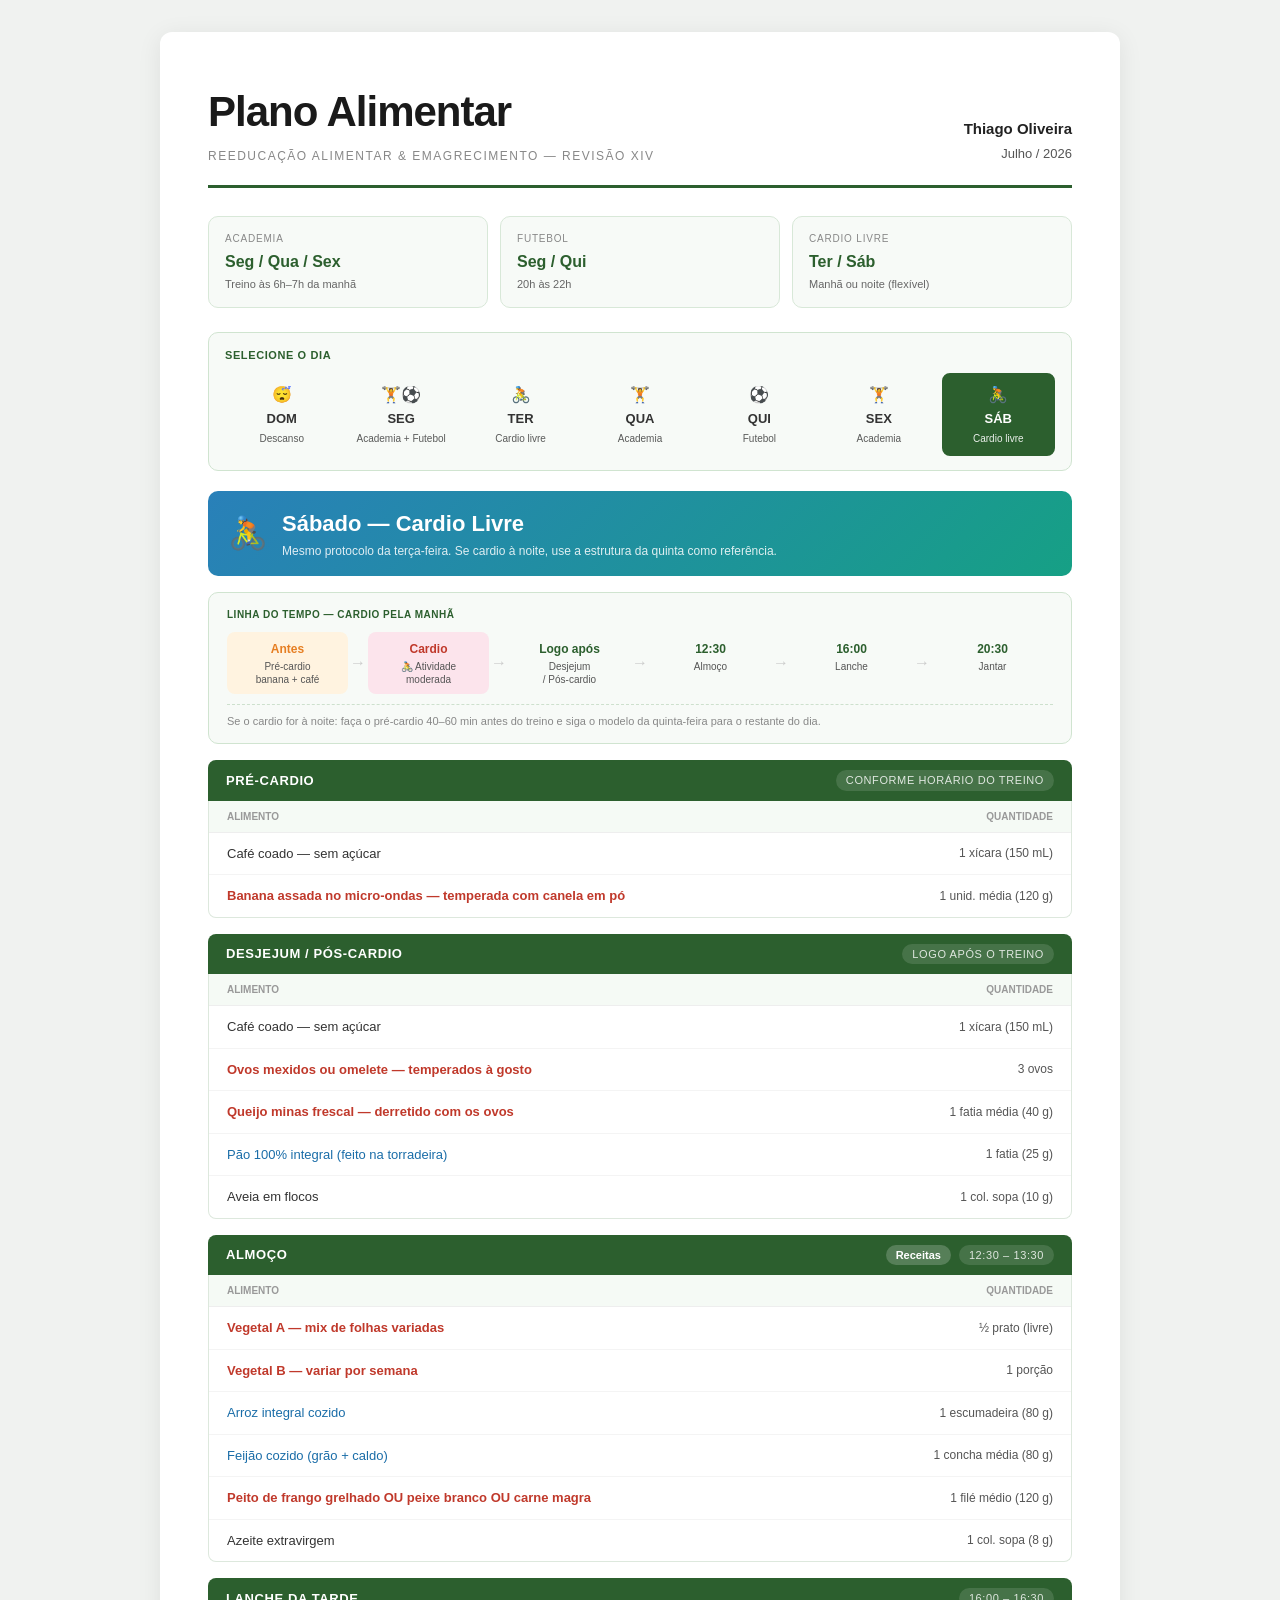
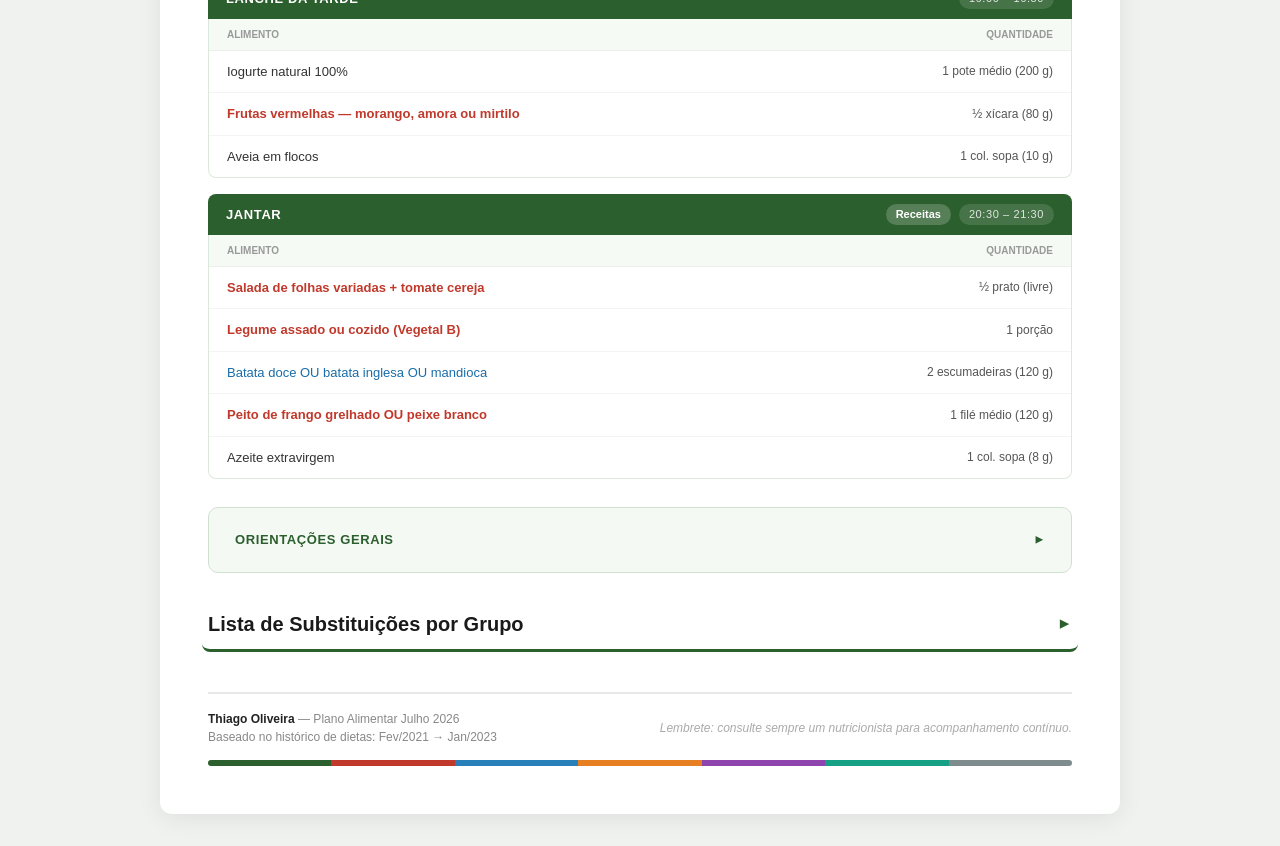
<file: index.html>
<!DOCTYPE html>
<html lang="pt-BR">
<head>
    <meta charset="UTF-8">
    <meta name="viewport" content="width=device-width, initial-scale=1.0">
    <title>Plano Alimentar – Thiago Oliveira – Julho 2026</title>
    <link rel="stylesheet" href="css/shared.css">
    <link rel="stylesheet" href="css/index.css">
    <link rel="stylesheet" href="components/meal-section/meal-section.css">
    <link rel="stylesheet" href="components/meal-planner/meal-planner.css">
    <link rel="stylesheet" href="components/collapsible-panel/collapsible-panel.css">
    <link rel="stylesheet" href="components/substitution-grid/substitution-grid.css">
</head>
<body>
<div class="page">

    <div class="header">
        <div>
            <h1>Plano Alimentar</h1>
            <p class="sub">Reeducação Alimentar &amp; Emagrecimento — Revisão XIV</p>
        </div>
        <div class="header-right">
            <strong>Thiago Oliveira</strong><br>
            Julho / 2026
        </div>
    </div>

    <meal-planner></meal-planner>

    <collapsible-panel class="obs" title="Orientações Gerais" source="guidelines" collapsed></collapsible-panel>

    <collapsible-panel class="subs" variant="subs" title="Lista de Substituições por Grupo" collapsed>
        <substitution-grid></substitution-grid>
    </collapsible-panel>

    <div class="footer">
        <div>
            <strong>Thiago Oliveira</strong> — Plano Alimentar Julho 2026<br>
            Baseado no histórico de dietas: Fev/2021 → Jan/2023
        </div>
        <div class="footer-note">
            <em>Lembrete: consulte sempre um nutricionista para acompanhamento contínuo.</em>
        </div>
    </div>

    <div class="color-bar">
        <span></span><span></span><span></span><span></span><span></span><span></span><span></span>
    </div>

</div>

<script src="data/meal-plan-jul2026.js"></script>
<script src="components/meal-section/meal-section.js"></script>
<script src="components/meal-planner/meal-planner.js"></script>
<script src="components/substitution-grid/substitution-grid.js"></script>
<script src="components/collapsible-panel/collapsible-panel.js"></script>
</body>
</html>
</file>
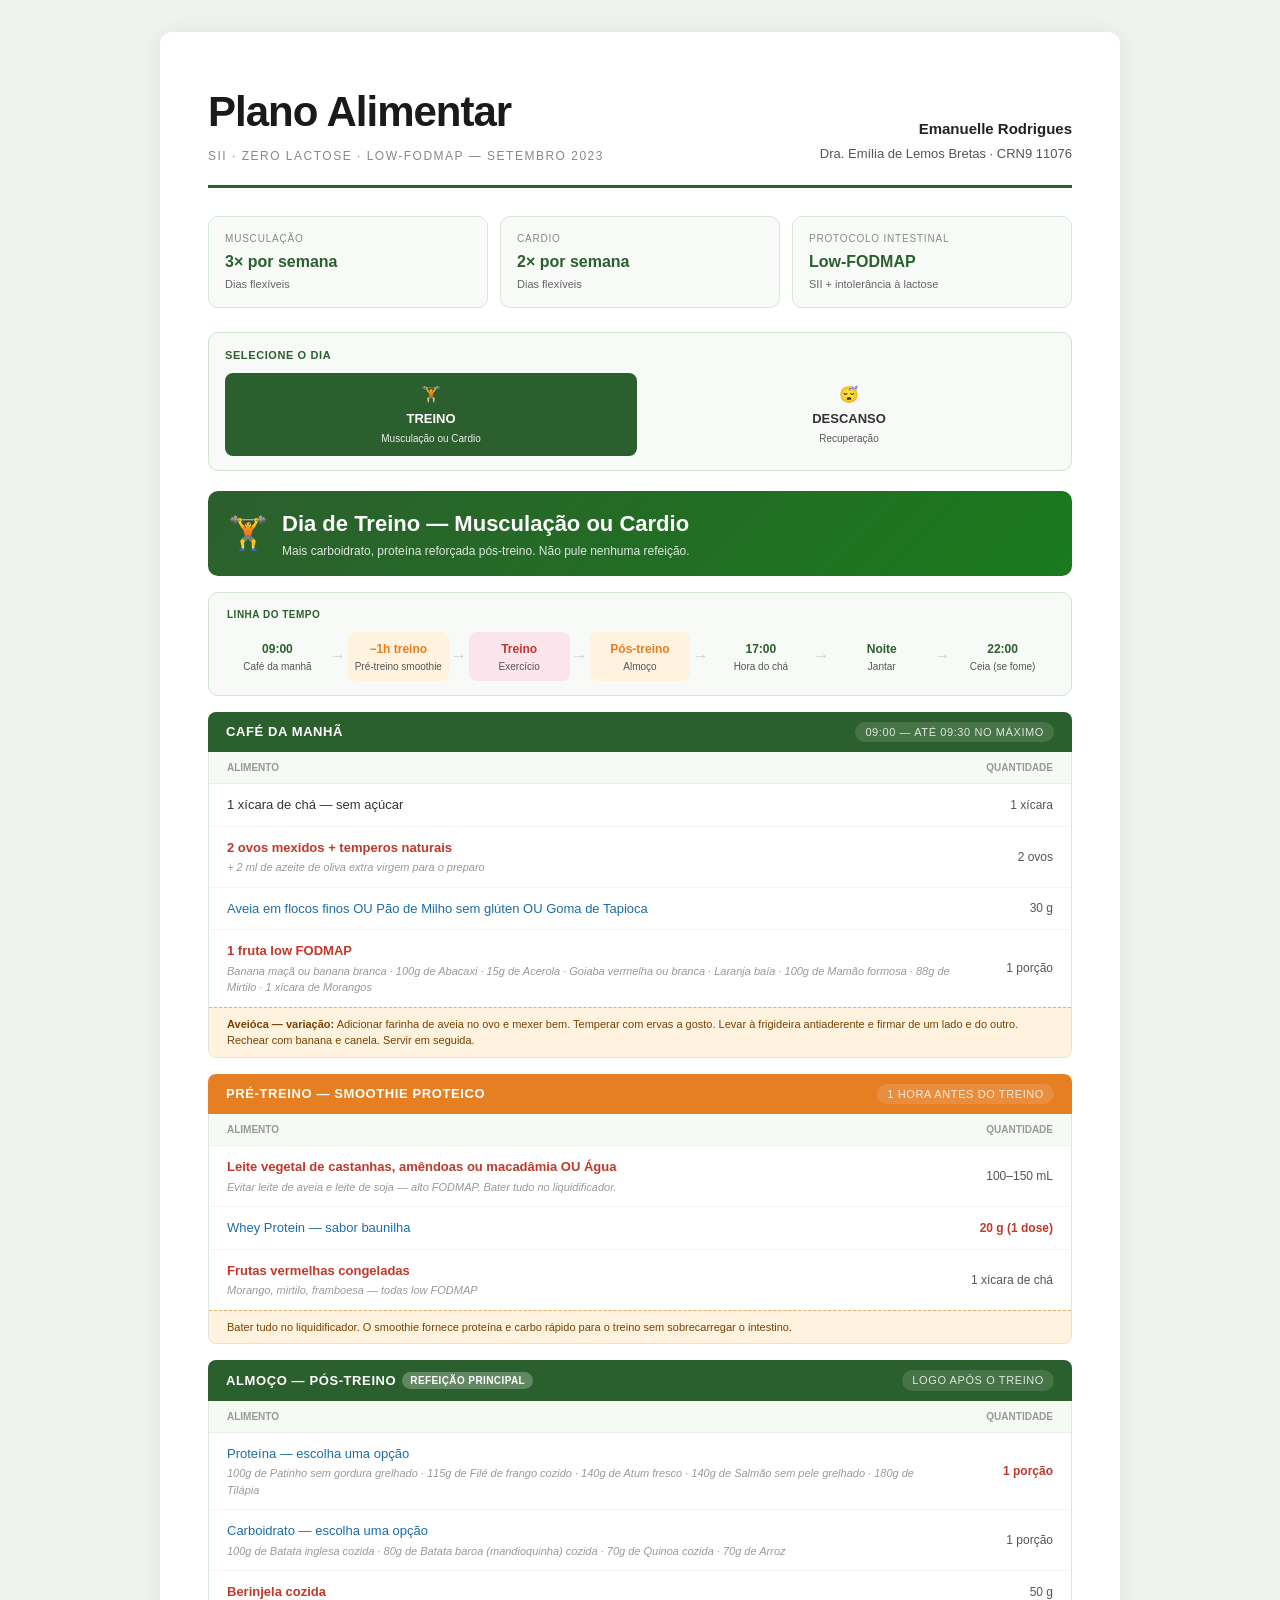
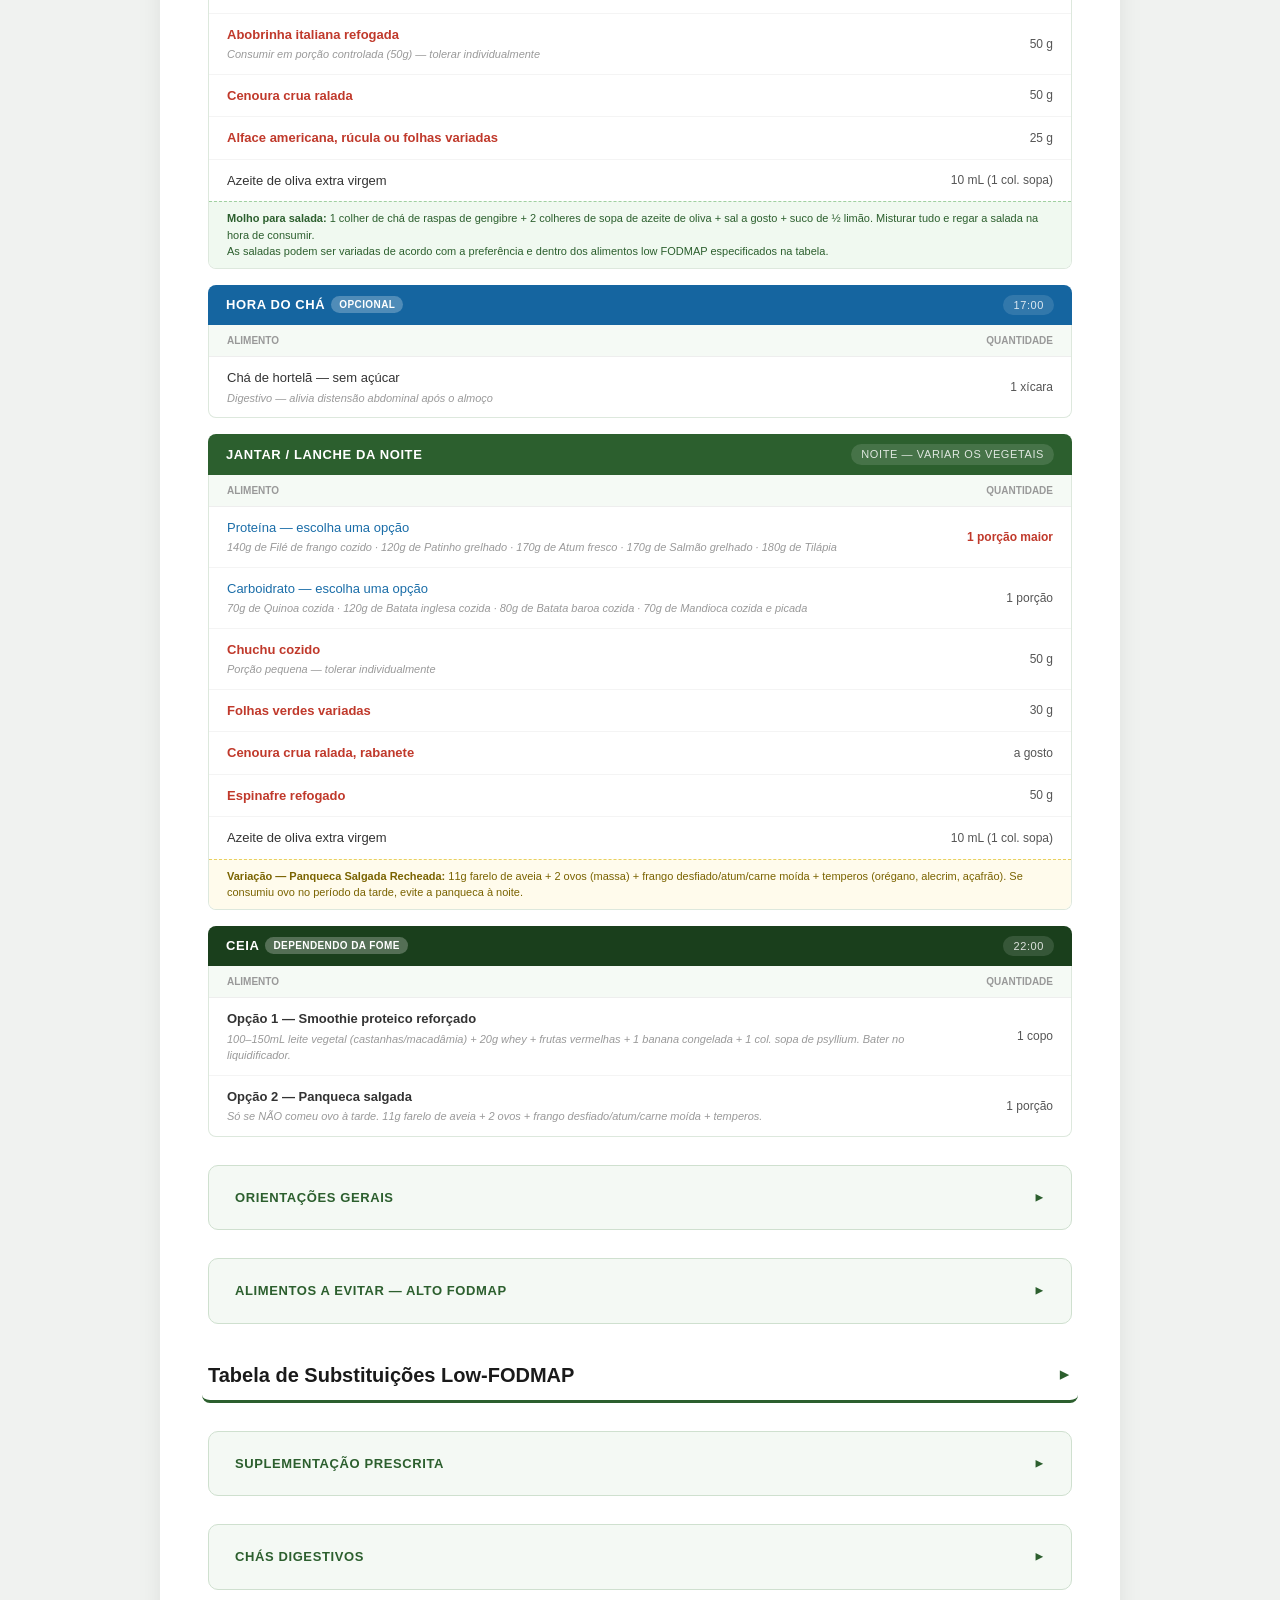
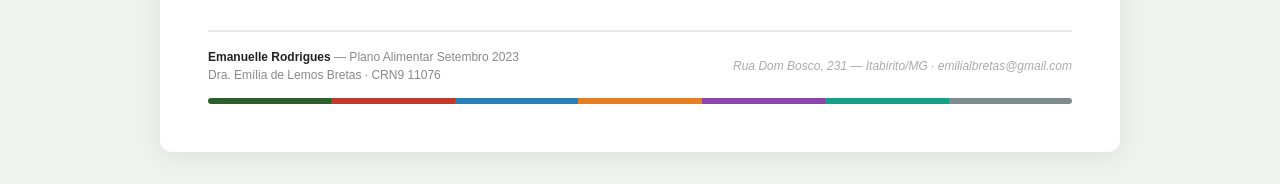
<file: manu/index.html>
<!DOCTYPE html>
<html lang="pt-BR">
<head>
    <meta charset="UTF-8">
    <meta name="viewport" content="width=device-width, initial-scale=1.0">
    <title>Plano Alimentar – Emanuelle Rodrigues – Setembro 2023</title>
    <link rel="stylesheet" href="../css/shared.css">
    <link rel="stylesheet" href="../css/index.css">
    <link rel="stylesheet" href="../components/meal-section/meal-section.css">
    <link rel="stylesheet" href="../components/meal-planner/meal-planner.css">
    <link rel="stylesheet" href="../components/collapsible-panel/collapsible-panel.css">
    <link rel="stylesheet" href="../components/substitution-grid/substitution-grid.css">
</head>
<body>
<div class="page">

    <div class="header">
        <div>
            <h1>Plano Alimentar</h1>
            <p class="sub">SII · Zero Lactose · Low-FODMAP — Setembro 2023</p>
        </div>
        <div class="header-right">
            <strong>Emanuelle Rodrigues</strong><br>
            Dra. Emília de Lemos Bretas · CRN9 11076
        </div>
    </div>

    <meal-planner></meal-planner>

    <collapsible-panel class="obs" title="Orientações Gerais" source="guidelines" collapsed></collapsible-panel>

    <collapsible-panel class="obs" title="Alimentos a Evitar — Alto FODMAP" source="avoidFoods" collapsed></collapsible-panel>

    <collapsible-panel class="subs" variant="subs" title="Tabela de Substituições Low-FODMAP" collapsed>
        <substitution-grid></substitution-grid>
    </collapsible-panel>

    <collapsible-panel class="obs" title="Suplementação Prescrita" source="supplements" collapsed></collapsible-panel>

    <collapsible-panel class="obs" title="Chás Digestivos" source="teas" collapsed></collapsible-panel>

    <div class="footer">
        <div>
            <strong>Emanuelle Rodrigues</strong> — Plano Alimentar Setembro 2023<br>
            Dra. Emília de Lemos Bretas · CRN9 11076
        </div>
        <div class="footer-note">
            <em>Rua Dom Bosco, 231 — Itabirito/MG · emilialbretas@gmail.com</em>
        </div>
    </div>

    <div class="color-bar">
        <span></span><span></span><span></span><span></span><span></span><span></span><span></span>
    </div>

</div>

<script src="../data/meal-plan-manu.js"></script>
<script src="../components/meal-section/meal-section.js"></script>
<script src="../components/meal-planner/meal-planner.js"></script>
<script src="../components/substitution-grid/substitution-grid.js"></script>
<script src="../components/collapsible-panel/collapsible-panel.js"></script>
</body>
</html>
</file>
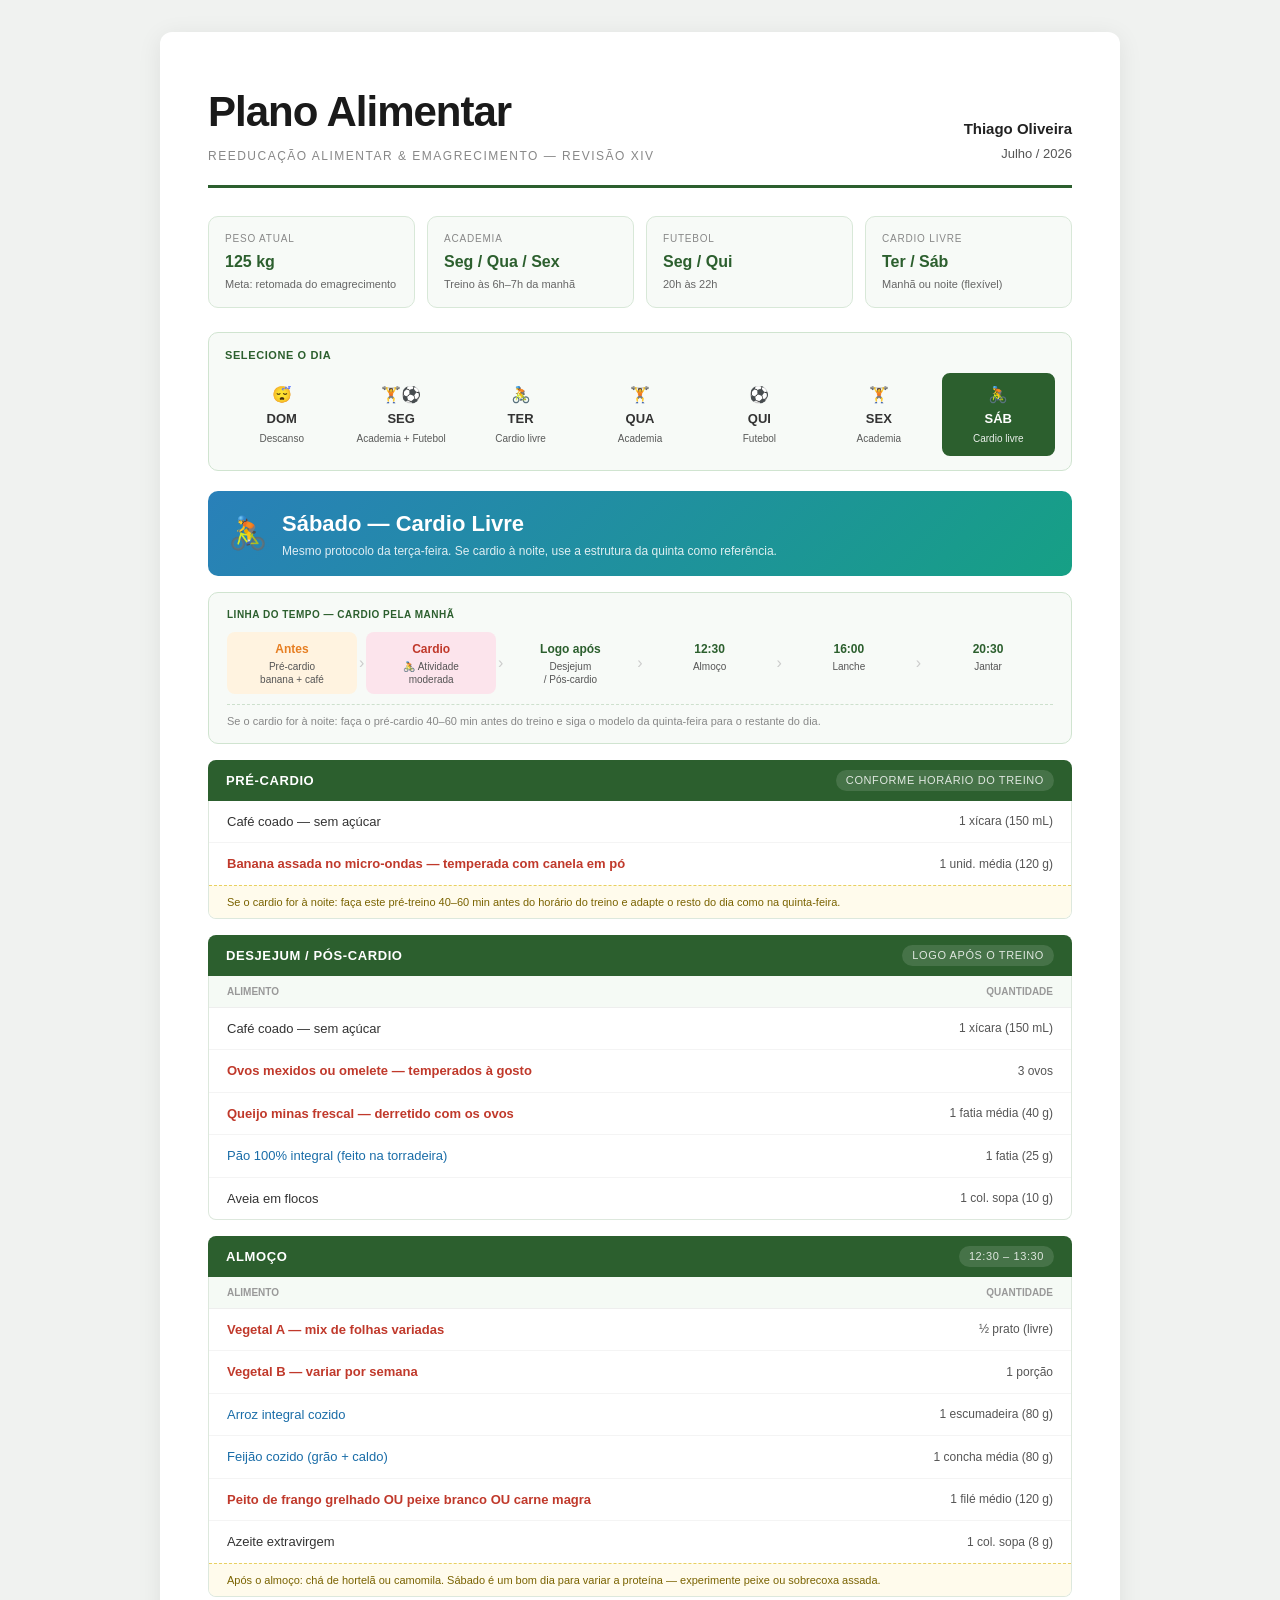
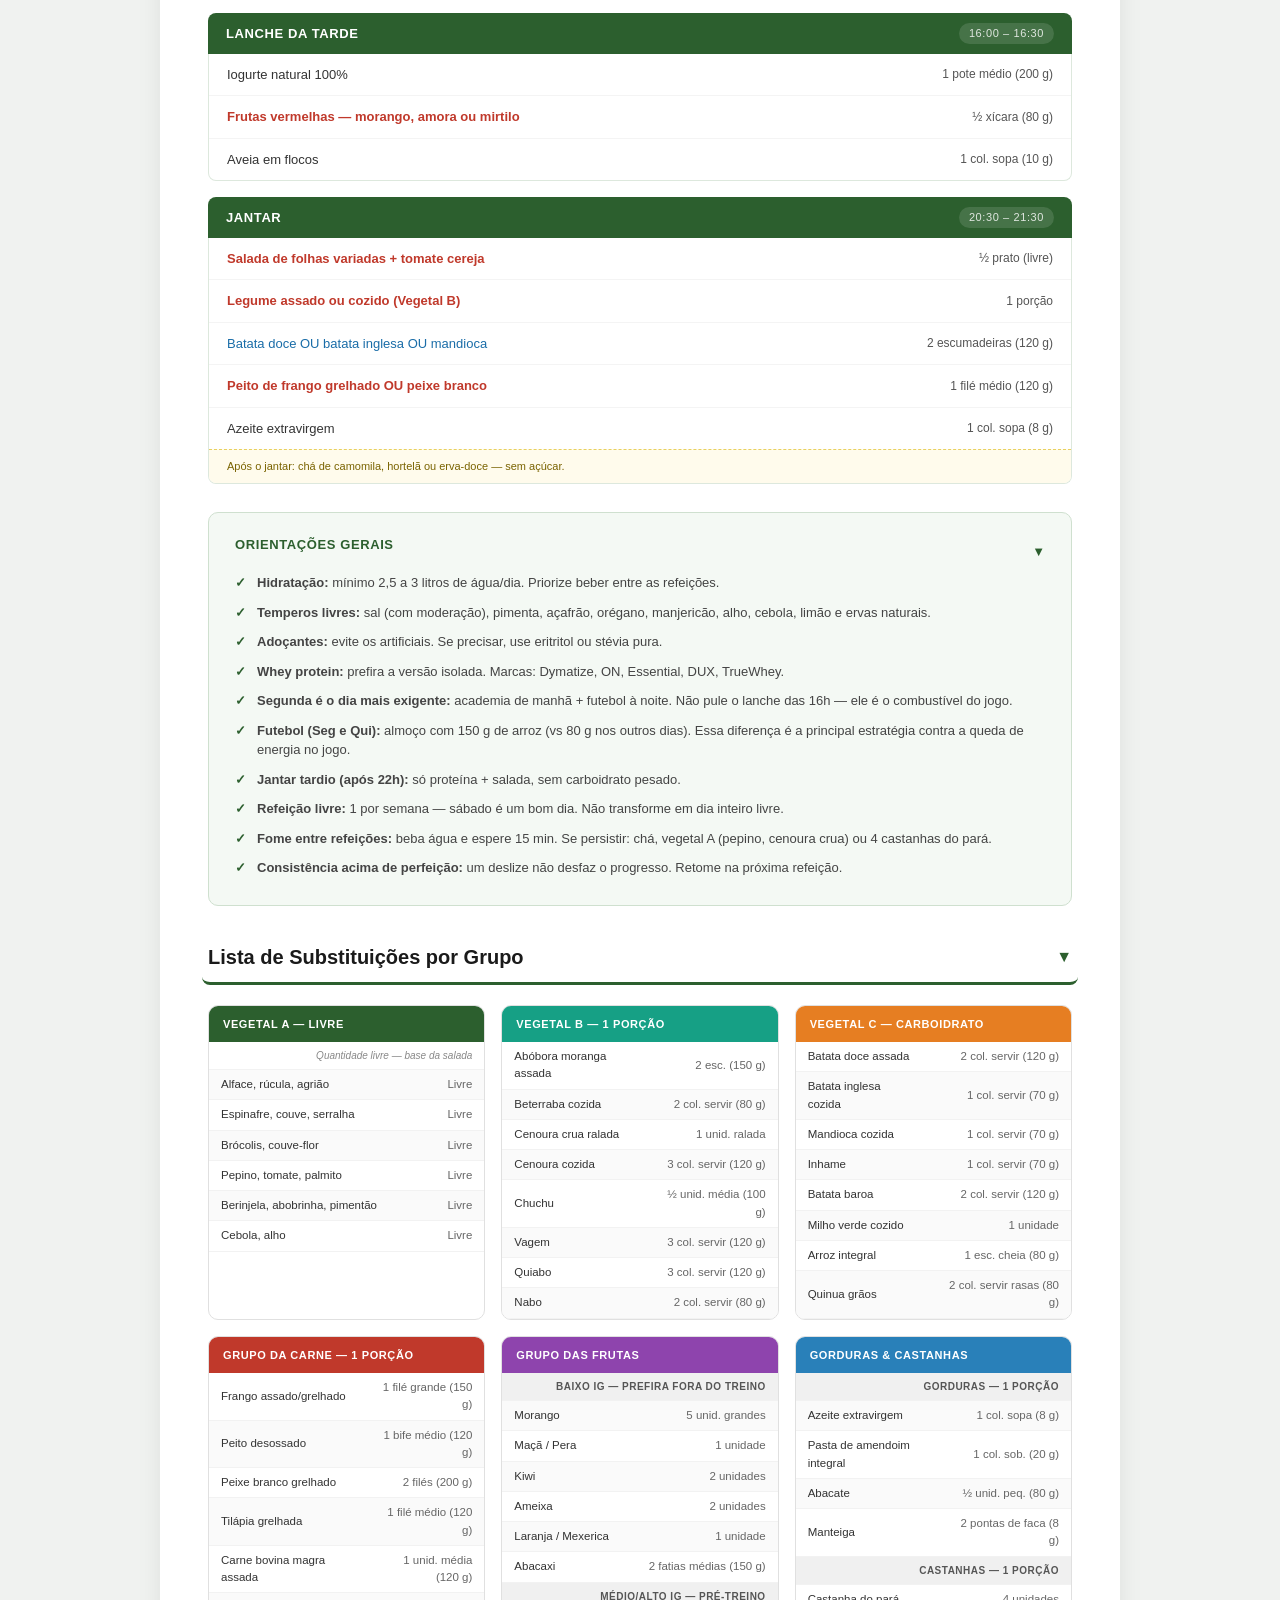
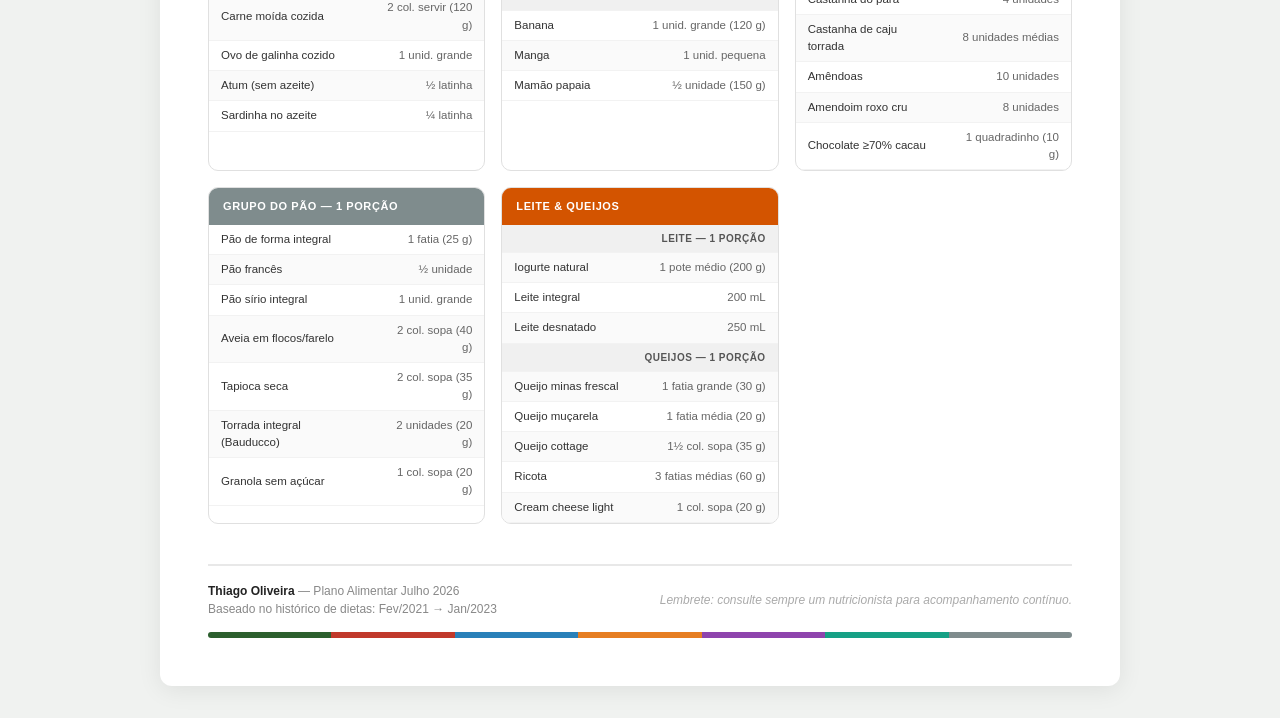
<file: plano-alimentar-jul2026.html>
<!DOCTYPE html>
<html lang="pt-BR">
<head>
    <meta charset="UTF-8">
    <meta name="viewport" content="width=device-width, initial-scale=1.0">
    <title>Plano Alimentar – Thiago Oliveira – Julho 2026</title>
    <style>
        * { margin: 0; padding: 0; box-sizing: border-box; }

        body {
            font-family: 'Segoe UI', Arial, sans-serif;
            background: #f0f2f0;
            color: #333;
            line-height: 1.5;
        }

        .page {
            max-width: 960px;
            margin: 32px auto;
            background: #fff;
            padding: 48px;
            border-radius: 12px;
            box-shadow: 0 4px 24px rgba(0,0,0,0.08);
        }

        /* ── Header ── */
        .header {
            display: flex;
            justify-content: space-between;
            align-items: flex-end;
            padding-bottom: 20px;
            border-bottom: 3px solid #2c5f2e;
            margin-bottom: 28px;
        }
        .header h1 { font-size: 42px; font-weight: 800; color: #1a1a1a; letter-spacing: -1px; }
        .header .sub { font-size: 12px; color: #888; text-transform: uppercase; letter-spacing: 1.5px; margin-top: 4px; }
        .header-right { text-align: right; font-size: 13px; color: #555; line-height: 1.8; }
        .header-right strong { color: #222; font-size: 15px; }

        /* ── Info bar ── */
        .info-bar { display: grid; grid-template-columns: repeat(4, 1fr); gap: 12px; margin-bottom: 24px; }
        .info-card { background: #f7faf7; border: 1px solid #d8e8d8; border-radius: 10px; padding: 14px 16px; }
        .info-card .lbl { font-size: 10px; text-transform: uppercase; color: #888; letter-spacing: 0.8px; margin-bottom: 4px; }
        .info-card .val { font-size: 16px; font-weight: 700; color: #2c5f2e; }
        .info-card .val-sub { font-size: 11px; color: #666; margin-top: 2px; }

        /* ── Semana visual ── */
        .semana {
            background: #f7faf7;
            border: 1px solid #d0e4d0;
            border-radius: 10px;
            padding: 14px 16px;
            margin-bottom: 20px;
            font-size: 12px;
        }
        .semana-title { font-weight: 700; color: #2c5f2e; text-transform: uppercase; letter-spacing: 0.6px; margin-bottom: 10px; font-size: 11px; }
        .semana-grid { display: grid; grid-template-columns: repeat(7, 1fr); gap: 6px; }
        .semana-dia {
            text-align: center;
            padding: 8px 4px;
            border-radius: 8px;
            cursor: pointer;
            border: 2px solid transparent;
            transition: all 0.15s;
        }
        .semana-dia:hover { background: #e8f5e9; }
        .semana-dia.active { background: #2c5f2e; color: #fff; border-color: #2c5f2e; }
        .semana-dia.today:not(.active) { border-color: #2c5f2e; }
        .semana-dia .sd-nome { font-weight: 700; font-size: 13px; }
        .semana-dia .sd-tipo { font-size: 10px; margin-top: 2px; opacity: 0.8; }
        .semana-dia .sd-icon { font-size: 16px; margin-bottom: 2px; }
        .semana-dia.active .sd-tipo { opacity: 0.9; }

        /* ── Day plan ── */
        .day-plan { display: none; }
        .day-plan.active { display: block; }

        .day-header {
            display: flex;
            align-items: center;
            gap: 14px;
            padding: 16px 20px;
            border-radius: 10px;
            margin-bottom: 16px;
        }
        .day-header .dh-icon { font-size: 32px; }
        .day-header .dh-title { font-size: 22px; font-weight: 800; color: #fff; }
        .day-header .dh-sub { font-size: 12px; color: rgba(255,255,255,0.85); margin-top: 2px; }
        .bg-duplo   { background: linear-gradient(135deg, #1a3f1c, #c0392b); }
        .bg-academia { background: linear-gradient(135deg, #2c5f2e, #1a7a1c); }
        .bg-futebol  { background: linear-gradient(135deg, #e67e22, #c0392b); }
        .bg-cardio   { background: linear-gradient(135deg, #2980b9, #16a085); }
        .bg-descanso { background: linear-gradient(135deg, #7f8c8d, #95a5a6); }

        /* ── Timeline ── */
        .timeline {
            background: #f7faf7;
            border: 1px solid #d0e4d0;
            border-radius: 10px;
            padding: 14px 18px;
            margin-bottom: 16px;
            font-size: 11px;
        }
        .timeline-title { font-weight: 700; color: #2c5f2e; text-transform: uppercase; letter-spacing: 0.5px; margin-bottom: 10px; font-size: 10px; }
        .timeline-row { display: flex; align-items: stretch; flex-wrap: wrap; gap: 0; }
        .tl-item { flex: 1; min-width: 80px; text-align: center; padding: 8px 4px; }
        .tl-item .tl-hora { font-weight: 700; color: #2c5f2e; font-size: 12px; }
        .tl-item .tl-label { font-size: 10px; color: #555; margin-top: 2px; line-height: 1.3; }
        .tl-item.destaque { background: #fff3e0; border-radius: 8px; }
        .tl-item.destaque .tl-hora { color: #e67e22; }
        .tl-item.jogo { background: #fce4ec; border-radius: 8px; }
        .tl-item.jogo .tl-hora { color: #c0392b; }
        .tl-sep { display: flex; align-items: center; color: #ccc; font-size: 16px; padding: 0 2px; }
        .timeline-warn { margin-top: 10px; padding-top: 8px; border-top: 1px dashed #cde0cd; font-size: 11px; color: #888; }

        /* ── Section title ── */
        .sec-title {
            background: #2c5f2e;
            color: #fff;
            padding: 10px 18px;
            font-size: 13px;
            font-weight: 700;
            text-transform: uppercase;
            letter-spacing: 0.6px;
            border-radius: 8px 8px 0 0;
            margin-top: 16px;
            display: flex;
            justify-content: space-between;
            align-items: center;
        }
        .sec-title.laranja { background: #e67e22; }
        .sec-title.azul    { background: #1565a0; }
        .sec-title.escuro  { background: #1a3f1c; }
        .sec-title .timing {
            font-size: 11px; font-weight: 400; opacity: 0.85;
            background: rgba(255,255,255,0.15); padding: 2px 10px; border-radius: 12px;
        }

        /* ── Meal block ── */
        .meal { border: 1px solid #dde8dd; border-top: none; border-radius: 0 0 8px 8px; overflow: hidden; margin-bottom: 2px; }
        .meal table { width: 100%; border-collapse: collapse; }
        .meal table thead tr { background: #f5faf5; }
        .meal table th { font-size: 10px; text-transform: uppercase; color: #999; padding: 8px 18px; text-align: left; font-weight: 600; border-bottom: 1px solid #eee; }
        .meal table th.r { text-align: right; }
        .meal table td { padding: 11px 18px; font-size: 13px; border-bottom: 1px solid #f4f4f4; vertical-align: middle; }
        .meal table td.qty { text-align: right; color: #555; white-space: nowrap; font-size: 12px; }
        .meal table td.qty.destaque { color: #c0392b; font-weight: 700; }
        .meal table tbody tr:last-child td { border-bottom: none; }
        .meal table tbody tr:hover { background: #f9fdf9; }

        .hl  { color: #c0392b; font-weight: 600; }
        .alt { color: #1a6da8; }
        .opt { color: #999; font-style: italic; font-size: 11px; display: block; margin-top: 2px; }
        .badge {
            display: inline-block; font-size: 10px; font-weight: 700;
            background: rgba(255,255,255,0.25); color: #fff; padding: 1px 8px;
            border-radius: 10px; margin-left: 6px; vertical-align: middle;
            text-transform: uppercase; letter-spacing: 0.4px;
        }

        .note { font-size: 11px; color: #7a6300; background: #fffbec; border-top: 1px dashed #e8d060; padding: 8px 18px; }
        .note.green { color: #2c5f2e; background: #f0f9f0; border-top-color: #a0d0a0; }
        .note.orange { color: #7a4000; background: #fff3e0; border-top-color: #e8b060; }
        .note.red { color: #7a0000; background: #fff0f0; border-top-color: #e88080; }

        /* ── Obs ── */
        .obs { margin-top: 28px; background: #f4f9f4; border: 1px solid #cfe0cf; border-radius: 10px; padding: 22px 26px; }
        .obs h3 { font-size: 13px; font-weight: 700; text-transform: uppercase; color: #2c5f2e; letter-spacing: 0.6px; margin-bottom: 14px; }
        .obs ul { list-style: none; }
        .obs ul li { font-size: 13px; padding: 5px 0 5px 22px; position: relative; color: #444; }
        .obs ul li::before { content: "✓"; color: #2c5f2e; font-weight: 700; position: absolute; left: 0; }

        /* ── Substitutions ── */
        .subs { margin-top: 36px; }
        .subs h2 { font-size: 20px; font-weight: 800; color: #1a1a1a; padding-bottom: 10px; border-bottom: 3px solid #2c5f2e; margin-bottom: 20px; }
        .sub-grid { display: grid; grid-template-columns: repeat(3, 1fr); gap: 16px; }
        .sub-card { border: 1px solid #e0e0e0; border-radius: 10px; overflow: hidden; }
        .sub-head { padding: 10px 14px; font-weight: 700; font-size: 11px; text-transform: uppercase; letter-spacing: 0.6px; color: #fff; }
        .sub-head.g1 { background: #2c5f2e; }
        .sub-head.g2 { background: #16a085; }
        .sub-head.g3 { background: #e67e22; }
        .sub-head.g4 { background: #c0392b; }
        .sub-head.g5 { background: #8e44ad; }
        .sub-head.g6 { background: #2980b9; }
        .sub-head.g7 { background: #7f8c8d; }
        .sub-head.g8 { background: #d35400; }
        .sub-card table { width: 100%; border-collapse: collapse; }
        .sub-card table tr:nth-child(even) { background: #fafafa; }
        .sub-card table td { padding: 6px 12px; font-size: 11.5px; border-bottom: 1px solid #f2f2f2; }
        .sub-card table td:last-child { text-align: right; color: #666; }
        .sub-card table td.sect { background: #f0f0f0; font-weight: 700; font-size: 10px; text-transform: uppercase; color: #555; letter-spacing: 0.5px; }

        /* ── Footer ── */
        .footer { margin-top: 40px; padding-top: 16px; border-top: 2px solid #e8e8e8; display: flex; justify-content: space-between; align-items: center; font-size: 12px; color: #888; }
        .color-bar { display: flex; height: 6px; border-radius: 3px; overflow: hidden; margin-top: 14px; }
        .color-bar div { flex: 1; }

        /* ── Colapsável ── */
        .coll-hd { cursor: pointer; display: flex; justify-content: space-between; align-items: center; user-select: none; border-radius: 8px; padding: 4px 6px; margin: -4px -6px; }
        .coll-hd:hover { background: rgba(44,95,46,0.06); }
        .coll-icon { font-size: 13px; color: #2c5f2e; transition: transform 0.2s; flex-shrink: 0; margin-left: 10px; }
        .collapsible-section.collapsed .coll-body { display: none; }
        .collapsible-section.collapsed .coll-icon { transform: rotate(-90deg); }
        .coll-hd .coll-label { font-size: 11px; color: #888; font-weight: 400; text-transform: none; letter-spacing: 0; margin-left: 10px; }

        @media print {
            .semana-grid { display: none; }
            .day-plan { display: block !important; }
            body { background: white; }
            .page { margin: 0; border-radius: 0; box-shadow: none; padding: 28px; }
        }
        @media (max-width: 640px) {
            .info-bar { grid-template-columns: repeat(2, 1fr); }
            .sub-grid { grid-template-columns: 1fr; }
            .page { padding: 20px; }
            .semana-grid { grid-template-columns: repeat(4, 1fr); }
        }
    </style>
</head>
<body>
<div class="page">

    <!-- Header -->
    <div class="header">
        <div>
            <h1>Plano Alimentar</h1>
            <p class="sub">Reeducação Alimentar &amp; Emagrecimento — Revisão XIV</p>
        </div>
        <div class="header-right">
            <strong>Thiago Oliveira</strong><br>
            Julho / 2026
        </div>
    </div>

    <!-- Info bar -->
    <div class="info-bar">
        <div class="info-card">
            <div class="lbl">Peso Atual</div>
            <div class="val">125 kg</div>
            <div class="val-sub">Meta: retomada do emagrecimento</div>
        </div>
        <div class="info-card">
            <div class="lbl">Academia</div>
            <div class="val">Seg / Qua / Sex</div>
            <div class="val-sub">Treino às 6h–7h da manhã</div>
        </div>
        <div class="info-card">
            <div class="lbl">Futebol</div>
            <div class="val">Seg / Qui</div>
            <div class="val-sub">20h às 22h</div>
        </div>
        <div class="info-card">
            <div class="lbl">Cardio livre</div>
            <div class="val">Ter / Sáb</div>
            <div class="val-sub">Manhã ou noite (flexível)</div>
        </div>
    </div>

    <!-- Seletor de dias -->
    <div class="semana">
        <div class="semana-title">Selecione o dia</div>
        <div class="semana-grid">
            <div class="semana-dia" id="btn-dom" onclick="showDay('dom', 0)">
                <div class="sd-icon">😴</div>
                <div class="sd-nome">DOM</div>
                <div class="sd-tipo">Descanso</div>
            </div>
            <div class="semana-dia" id="btn-seg" onclick="showDay('seg', 1)">
                <div class="sd-icon">🏋️⚽</div>
                <div class="sd-nome">SEG</div>
                <div class="sd-tipo">Academia + Futebol</div>
            </div>
            <div class="semana-dia" id="btn-ter" onclick="showDay('ter', 2)">
                <div class="sd-icon">🚴</div>
                <div class="sd-nome">TER</div>
                <div class="sd-tipo">Cardio livre</div>
            </div>
            <div class="semana-dia" id="btn-qua" onclick="showDay('qua', 3)">
                <div class="sd-icon">🏋️</div>
                <div class="sd-nome">QUA</div>
                <div class="sd-tipo">Academia</div>
            </div>
            <div class="semana-dia" id="btn-qui" onclick="showDay('qui', 4)">
                <div class="sd-icon">⚽</div>
                <div class="sd-nome">QUI</div>
                <div class="sd-tipo">Futebol</div>
            </div>
            <div class="semana-dia" id="btn-sex" onclick="showDay('sex', 5)">
                <div class="sd-icon">🏋️</div>
                <div class="sd-nome">SEX</div>
                <div class="sd-tipo">Academia</div>
            </div>
            <div class="semana-dia" id="btn-sab" onclick="showDay('sab', 6)">
                <div class="sd-icon">🚴</div>
                <div class="sd-nome">SÁB</div>
                <div class="sd-tipo">Cardio livre</div>
            </div>
        </div>
    </div>

    <!-- ═══════════════════════ DOMINGO — DESCANSO ═══════════════════════ -->
    <div id="dom" class="day-plan">
        <div class="day-header bg-descanso">
            <div class="dh-icon">😴</div>
            <div><div class="dh-title">Domingo — Descanso</div><div class="dh-sub">Recuperação ativa. Menos carboidrato, mesma proteína.</div></div>
        </div>

        <div class="timeline">
            <div class="timeline-title">Linha do tempo</div>
            <div class="timeline-row">
                <div class="tl-item"><div class="tl-hora">9:00</div><div class="tl-label">Desjejum</div></div>
                <div class="tl-sep">›</div>
                <div class="tl-item"><div class="tl-hora">12:30</div><div class="tl-label">Almoço</div></div>
                <div class="tl-sep">›</div>
                <div class="tl-item"><div class="tl-hora">16:00</div><div class="tl-label">Lanche</div></div>
                <div class="tl-sep">›</div>
                <div class="tl-item"><div class="tl-hora">20:30</div><div class="tl-label">Jantar</div></div>
                <div class="tl-sep">›</div>
                <div class="tl-item"><div class="tl-hora">22:00</div><div class="tl-label">Chá</div></div>
            </div>
            <div class="timeline-warn">Dia sem treino — priorize descanso, hidratação e qualidade do sono.</div>
        </div>

        <div class="sec-title">Desjejum<span class="timing">9:00 – 10:00</span></div>
        <div class="meal"><table>
            <thead><tr><th>Alimento</th><th class="r">Quantidade</th></tr></thead>
            <tbody>
                <tr><td>Café coado — sem açúcar</td><td class="qty">1 xícara (150 mL)</td></tr>
                <tr><td><span class="hl">Omelete simples — temperado à gosto (açafrão, orégano)</span></td><td class="qty">3 ovos</td></tr>
                <tr><td><span class="hl">Queijo minas frescal — derretido com a omelete</span><span class="opt">Alternativa: ricota (60 g) ou queijo cottage (35 g)</span></td><td class="qty">1 fatia média (40 g)</td></tr>
                <tr><td><span class="alt">Fruta A — morango, maçã, kiwi ou pera</span><span class="opt">Prefira frutas de baixo IG no dia de descanso</span></td><td class="qty">1 porção</td></tr>
                <tr><td>Aveia em flocos ou farelo de aveia</td><td class="qty">1 col. sopa (10 g)</td></tr>
            </tbody>
        </table></div>

        <div class="sec-title">Almoço<span class="timing">12:30 – 13:30</span></div>
        <div class="meal"><table>
            <thead><tr><th>Alimento</th><th class="r">Quantidade</th></tr></thead>
            <tbody>
                <tr><td><span class="hl">Vegetal A — mix de folhas variadas</span></td><td class="qty">½ prato (livre)</td></tr>
                <tr><td><span class="hl">Vegetal B — variar por semana</span><span class="opt">Cenoura, beterraba, chuchu, vagem, brócolis, couve-flor</span></td><td class="qty">1 porção</td></tr>
                <tr><td><span class="alt">Arroz integral cozido</span></td><td class="qty">1 escumadeira (80 g)</td></tr>
                <tr><td><span class="alt">Feijão cozido OU grão-de-bico</span></td><td class="qty">1 concha média (80 g)</td></tr>
                <tr><td><span class="hl">Peito de frango grelhado OU peixe branco OU carne magra</span></td><td class="qty">1 filé médio (120 g)</td></tr>
                <tr><td>Azeite extravirgem</td><td class="qty">1 col. sopa (8 g)</td></tr>
            </tbody>
        </table><div class="note">Após o almoço: chá de hortelã ou camomila — sem açúcar (1 xícara, 2 sachês).</div></div>

        <div class="sec-title">Lanche da Tarde<span class="timing">16:00 – 16:30</span></div>
        <div class="meal"><table>
            <thead><tr><th>Alimento</th><th class="r">Quantidade</th></tr></thead>
            <tbody>
                <tr><td>Café coado — sem açúcar</td><td class="qty">1 xícara (150 mL)</td></tr>
                <tr><td><span class="hl">Banana madura amassada — temperada com canela em pó</span><span class="opt">Alternativa: mamão papaia (200 g) ou maçã</span></td><td class="qty">1 unid. média (120 g)</td></tr>
                <tr><td><span class="alt">Pasta de amendoim integral (sem açúcar)</span><span class="opt">Alternativa: castanha de caju (8 un.) ou castanha do pará (4 un.)</span></td><td class="qty">1 col. sobremesa (20 g)</td></tr>
                <tr><td>Aveia em flocos</td><td class="qty">1 col. sopa (10 g)</td></tr>
            </tbody>
        </table></div>

        <div class="sec-title">Jantar<span class="timing">20:30 – 21:30</span></div>
        <div class="meal"><table>
            <thead><tr><th>Alimento</th><th class="r">Quantidade</th></tr></thead>
            <tbody>
                <tr><td><span class="hl">Salada de folhas variadas + tomate cereja</span></td><td class="qty">½ prato (livre)</td></tr>
                <tr><td><span class="hl">Legume assado ou cozido (Vegetal B)</span></td><td class="qty">1 porção</td></tr>
                <tr><td><span class="alt">Batata doce OU batata inglesa OU mandioca</span><span class="opt">Dia de descanso: reduzir carboidrato no jantar</span></td><td class="qty">1 escumadeira (70–80 g)</td></tr>
                <tr><td><span class="hl">Peito de frango grelhado OU peixe branco</span></td><td class="qty">1 filé médio (120 g)</td></tr>
                <tr><td>Azeite extravirgem</td><td class="qty">1 col. sopa (8 g)</td></tr>
            </tbody>
        </table><div class="note">Após o jantar: chá de camomila, hortelã ou erva-doce — sem açúcar (1 xícara, 2 sachês).</div></div>
    </div>

    <!-- ═══════════════════════ SEGUNDA — ACADEMIA + FUTEBOL ═══════════════════════ -->
    <div id="seg" class="day-plan">
        <div class="day-header bg-duplo">
            <div class="dh-icon">🏋️⚽</div>
            <div><div class="dh-title">Segunda — Academia + Futebol</div><div class="dh-sub">Dia duplo: maior gasto energético da semana. Não pule nenhuma refeição.</div></div>
        </div>

        <div class="timeline">
            <div class="timeline-title">Linha do tempo</div>
            <div class="timeline-row">
                <div class="tl-item"><div class="tl-hora">5:30</div><div class="tl-label">Pré-academia<br>banana + café</div></div>
                <div class="tl-sep">›</div>
                <div class="tl-item"><div class="tl-hora">6–7h</div><div class="tl-label">🏋️ Academia</div></div>
                <div class="tl-sep">›</div>
                <div class="tl-item"><div class="tl-hora">7:30</div><div class="tl-label">Desjejum<br>+ whey</div></div>
                <div class="tl-sep">›</div>
                <div class="tl-item destaque"><div class="tl-hora">12:30</div><div class="tl-label">Almoço<br>+carbo</div></div>
                <div class="tl-sep">›</div>
                <div class="tl-item"><div class="tl-hora">16:00</div><div class="tl-label">Lanche<br>completo</div></div>
                <div class="tl-sep">›</div>
                <div class="tl-item destaque"><div class="tl-hora">19:00</div><div class="tl-label">Top-up<br>só banana</div></div>
                <div class="tl-sep">›</div>
                <div class="tl-item jogo"><div class="tl-hora">20–22h</div><div class="tl-label">⚽ Futebol</div></div>
                <div class="tl-sep">›</div>
                <div class="tl-item"><div class="tl-hora">22:00</div><div class="tl-label">Pós-jogo<br>+ whey</div></div>
            </div>
            <div class="timeline-warn">⚠️ Nada sólido entre 19:30 e o fim do jogo. Resolve o histórico de comer perto do futebol.</div>
        </div>

        <div class="sec-title">Pré-Academia — antes de sair de casa<span class="timing">5:30</span></div>
        <div class="meal"><table>
            <thead><tr><th>Alimento</th><th class="r">Quantidade</th></tr></thead>
            <tbody>
                <tr><td>Café coado — sem açúcar</td><td class="qty">1 xícara (150 mL)</td></tr>
                <tr><td><span class="hl">Banana assada no micro-ondas — temperada com canela em pó</span></td><td class="qty">1 unid. média (120 g)</td></tr>
            </tbody>
        </table></div>

        <div class="sec-title escuro">Desjejum + Pós-Academia <span class="badge">refeição fundida</span><span class="timing">7:00 – 8:00</span></div>
        <div class="meal"><table>
            <thead><tr><th>Alimento</th><th class="r">Quantidade</th></tr></thead>
            <tbody>
                <tr><td>Café coado — sem açúcar</td><td class="qty">1 xícara (150 mL)</td></tr>
                <tr><td><span class="hl">Ovos mexidos ou omelete — temperados à gosto</span></td><td class="qty">3 ovos</td></tr>
                <tr><td><span class="hl">Queijo minas frescal ou muçarela — derretido com os ovos</span></td><td class="qty">1 fatia média (40 g)</td></tr>
                <tr><td><span class="alt">Whey Protein Isolado — misturado na aveia com água</span><span class="opt">Marcas: Dymatize, ON, Essential, DUX, TrueWhey</span></td><td class="qty">30 g (1 dose)</td></tr>
                <tr><td>Aveia em flocos</td><td class="qty">1 col. sopa (10 g)</td></tr>
                <tr><td><span class="alt">Pão 100% integral (feito na torradeira)</span></td><td class="qty">1 fatia (25 g)</td></tr>
            </tbody>
        </table><div class="note green">Ovos + queijo + whey = ~55 g de proteína. Suficiente para fechar a janela anabólica da academia e sustentar até o almoço.</div></div>

        <div class="sec-title">Almoço — carbo reforçado para o futebol<span class="timing">12:30 – 13:30</span></div>
        <div class="meal"><table>
            <thead><tr><th>Alimento</th><th class="r">Quantidade</th></tr></thead>
            <tbody>
                <tr><td><span class="hl">Vegetal A — mix de folhas variadas</span></td><td class="qty">½ prato (livre)</td></tr>
                <tr><td><span class="hl">Vegetal B — variar por semana</span></td><td class="qty">1 porção</td></tr>
                <tr><td><span class="alt">Arroz integral cozido</span><span class="opt">Porção maior — é a principal janela para carregar glicogênio pro futebol (7h antes do jogo)</span></td><td class="qty destaque">2 escumadeiras (150 g)</td></tr>
                <tr><td><span class="alt">Feijão cozido (grão + caldo)</span></td><td class="qty">1 concha média (80 g)</td></tr>
                <tr><td><span class="hl">Peito de frango grelhado OU peixe branco</span><span class="opt">Variar proteína ao longo da semana</span></td><td class="qty">1 filé grande (150 g)</td></tr>
                <tr><td>Azeite extravirgem</td><td class="qty">1 col. sopa (8 g)</td></tr>
            </tbody>
        </table><div class="note">Após o almoço: chá de hortelã ou camomila. Hoje é o dia de mais gasto — o almoço reforçado é fundamental.</div></div>

        <div class="sec-title">Lanche — 4h antes do futebol<span class="timing">16:00 – 16:30</span></div>
        <div class="meal"><table>
            <thead><tr><th>Alimento</th><th class="r">Quantidade</th></tr></thead>
            <tbody>
                <tr><td>Café coado — sem açúcar</td><td class="qty">1 xícara (150 mL)</td></tr>
                <tr><td><span class="hl">Banana madura amassada — temperada com canela em pó</span></td><td class="qty">1 unid. média (120 g)</td></tr>
                <tr><td><span class="alt">Pasta de amendoim integral</span><span class="opt">Gordura boa para energia de longa duração — importante para aguentar 2h de jogo</span></td><td class="qty">1 col. sobremesa (20 g)</td></tr>
                <tr><td>Aveia em flocos</td><td class="qty">1 col. sopa (10 g)</td></tr>
            </tbody>
        </table><div class="note">Última refeição completa do dia. Não pule — é ela que sustenta a energia até o início do jogo.</div></div>

        <div class="sec-title laranja">Top-up pré-futebol — só banana<span class="timing">19:00 – 19:15</span></div>
        <div class="meal"><table>
            <thead><tr><th>Alimento</th><th class="r">Quantidade</th></tr></thead>
            <tbody>
                <tr><td>Café coado — sem açúcar <span class="opt">Opcional — cafeína melhora o rendimento</span></td><td class="qty">1 xícara pequena (100 mL)</td></tr>
                <tr><td><span class="hl">Banana madura</span><span class="opt">Só isso. É o suficiente para levantar a glicose sem pesar no estômago.</span></td><td class="qty">1 unid. pequena (90 g)</td></tr>
            </tbody>
        </table><div class="note orange"><strong>Pare aqui.</strong> Nada mais até o fim do jogo. A vontade de comer antes de jogar é ansiosa, não fisiológica — a banana já cuidou do combustível.</div></div>

        <div class="sec-title azul">Durante o Futebol<span class="timing">20:00 – 22:00</span></div>
        <div class="meal"><table>
            <thead><tr><th>Alimento</th><th class="r">Quantidade</th></tr></thead>
            <tbody>
                <tr><td><strong>Água</strong><span class="opt">Tome nos intervalos e pausas. Desidratação é a principal causa de cãibra e queda de rendimento.</span></td><td class="qty">500–800 mL</td></tr>
                <tr><td>Água de coco natural <span class="opt">Opcional no intervalo — reposição de eletrólitos. Use se sentir câimbra ou muito calor.</span></td><td class="qty">200 mL (se necessário)</td></tr>
            </tbody>
        </table></div>

        <div class="sec-title escuro">Pós-Jogo — recuperação leve <span class="badge">sem carbo pesado</span><span class="timing">22:00 – 22:45</span></div>
        <div class="meal"><table>
            <thead><tr><th>Alimento</th><th class="r">Quantidade</th></tr></thead>
            <tbody>
                <tr><td><span class="alt">Whey Protein Isolado — com água</span><span class="opt">Tome assim que chegar em casa — o músculo precisa agora.</span></td><td class="qty">30 g + 250 mL água</td></tr>
                <tr><td><span class="hl">Salada de folhas variadas + tomate cereja</span></td><td class="qty">½ prato (livre)</td></tr>
                <tr><td><span class="hl">Peito de frango grelhado OU atum (sem azeite) OU 2 ovos cozidos</span></td><td class="qty">1 filé médio (120 g)</td></tr>
                <tr><td>Azeite extravirgem</td><td class="qty">1 col. sopa (8 g)</td></tr>
            </tbody>
        </table><div class="note green">Sem arroz, sem batata, sem pão após 22h. O carbo agora seria armazenado como gordura — proteína + salada é o suficiente para recuperar e dormir bem.</div></div>

        <div class="sec-title">Antes de dormir<span class="timing">22:45 – 23:00</span></div>
        <div class="meal"><table>
            <tbody>
                <tr><td>Chá de camomila, hortelã ou erva-doce — sem açúcar<span class="opt">Baixa a adrenalina do jogo e facilita o sono — essencial para a recuperação muscular.</span></td><td class="qty">1 xícara (2 sachês)</td></tr>
            </tbody>
        </table></div>
    </div>

    <!-- ═══════════════════════ TERÇA — CARDIO LIVRE ═══════════════════════ -->
    <div id="ter" class="day-plan">
        <div class="day-header bg-cardio">
            <div class="dh-icon">🚴</div>
            <div><div class="dh-title">Terça — Cardio Livre</div><div class="dh-sub">Elíptico ou outra atividade moderada. Plano abaixo assume cardio pela manhã — ajuste o pré/pós se for à noite.</div></div>
        </div>

        <div class="timeline">
            <div class="timeline-title">Linha do tempo — cardio pela manhã</div>
            <div class="timeline-row">
                <div class="tl-item destaque"><div class="tl-hora">Antes</div><div class="tl-label">Pré-cardio<br>banana + café</div></div>
                <div class="tl-sep">›</div>
                <div class="tl-item jogo"><div class="tl-hora">Cardio</div><div class="tl-label">🚴 Atividade<br>moderada</div></div>
                <div class="tl-sep">›</div>
                <div class="tl-item"><div class="tl-hora">Logo após</div><div class="tl-label">Desjejum<br>/ Pós-cardio</div></div>
                <div class="tl-sep">›</div>
                <div class="tl-item"><div class="tl-hora">12:30</div><div class="tl-label">Almoço</div></div>
                <div class="tl-sep">›</div>
                <div class="tl-item"><div class="tl-hora">16:00</div><div class="tl-label">Lanche</div></div>
                <div class="tl-sep">›</div>
                <div class="tl-item"><div class="tl-hora">20:30</div><div class="tl-label">Jantar</div></div>
            </div>
            <div class="timeline-warn">Se o cardio for à noite: faça o pré-cardio 40–60 min antes do treino e siga o modelo da quinta-feira para o restante do dia.</div>
        </div>

        <div class="sec-title">Pré-Cardio — antes de sair<span class="timing">Conforme horário do treino</span></div>
        <div class="meal"><table>
            <thead><tr><th>Alimento</th><th class="r">Quantidade</th></tr></thead>
            <tbody>
                <tr><td>Café coado — sem açúcar</td><td class="qty">1 xícara (150 mL)</td></tr>
                <tr><td><span class="hl">Banana assada no micro-ondas — temperada com canela em pó</span></td><td class="qty">1 unid. média (120 g)</td></tr>
            </tbody>
        </table><div class="note">Se o cardio for à noite: faça este pré-treino 40–60 min antes e siga a estrutura da quinta-feira para o restante do dia.</div></div>

        <div class="sec-title">Desjejum / Pós-Cardio<span class="timing">Logo após o treino</span></div>
        <div class="meal"><table>
            <thead><tr><th>Alimento</th><th class="r">Quantidade</th></tr></thead>
            <tbody>
                <tr><td>Café coado — sem açúcar</td><td class="qty">1 xícara (150 mL)</td></tr>
                <tr><td><span class="hl">Ovos mexidos ou omelete — temperados à gosto</span></td><td class="qty">3 ovos</td></tr>
                <tr><td><span class="hl">Queijo minas frescal — derretido com os ovos</span></td><td class="qty">1 fatia média (40 g)</td></tr>
                <tr><td><span class="alt">Pão 100% integral (feito na torradeira)</span><span class="opt">Alternativa: tapioca seca (45 g)</span></td><td class="qty">1 fatia (25 g)</td></tr>
                <tr><td>Aveia em flocos</td><td class="qty">1 col. sopa (10 g)</td></tr>
            </tbody>
        </table><div class="note">Cardio leve não exige whey no pós-treino — os ovos + queijo são suficientes. Se a sessão for intensa (>45 min de alta intensidade), adicione ½ dose de whey (15 g) misturado na aveia.</div></div>

        <div class="sec-title">Almoço<span class="timing">12:30 – 13:30</span></div>
        <div class="meal"><table>
            <thead><tr><th>Alimento</th><th class="r">Quantidade</th></tr></thead>
            <tbody>
                <tr><td><span class="hl">Vegetal A — mix de folhas variadas</span></td><td class="qty">½ prato (livre)</td></tr>
                <tr><td><span class="hl">Vegetal B — variar por semana</span></td><td class="qty">1 porção</td></tr>
                <tr><td><span class="alt">Arroz integral cozido</span></td><td class="qty">1 escumadeira (80 g)</td></tr>
                <tr><td><span class="alt">Feijão cozido (grão + caldo)</span></td><td class="qty">1 concha média (80 g)</td></tr>
                <tr><td><span class="hl">Peito de frango grelhado OU peixe branco OU carne magra</span></td><td class="qty">1 filé grande (150 g)</td></tr>
                <tr><td>Azeite extravirgem</td><td class="qty">1 col. sopa (8 g)</td></tr>
            </tbody>
        </table><div class="note">Após o almoço: chá de hortelã ou camomila — sem açúcar.</div></div>

        <div class="sec-title">Lanche da Tarde<span class="timing">16:00 – 16:30</span></div>
        <div class="meal"><table>
            <thead><tr><th>Alimento</th><th class="r">Quantidade</th></tr></thead>
            <tbody>
                <tr><td>Iogurte natural 100% <span class="opt">Danone Natural Integral, Grego sem açúcar</span></td><td class="qty">1 pote médio (200 g)</td></tr>
                <tr><td><span class="hl">Frutas vermelhas — morango, amora ou mirtilo</span></td><td class="qty">½ xícara (80 g)</td></tr>
                <tr><td>Aveia em flocos</td><td class="qty">1 col. sopa (10 g)</td></tr>
            </tbody>
        </table></div>

        <div class="sec-title">Jantar<span class="timing">20:30 – 21:30</span></div>
        <div class="meal"><table>
            <thead><tr><th>Alimento</th><th class="r">Quantidade</th></tr></thead>
            <tbody>
                <tr><td><span class="hl">Salada de folhas variadas + tomate cereja</span></td><td class="qty">½ prato (livre)</td></tr>
                <tr><td><span class="hl">Legume assado ou cozido (Vegetal B)</span></td><td class="qty">1 porção</td></tr>
                <tr><td><span class="alt">Batata doce assada com ervas</span><span class="opt">Alternativa: mandioca (70 g) ou batata inglesa (70 g)</span></td><td class="qty">2 escumadeiras (120 g)</td></tr>
                <tr><td><span class="hl">Peito de frango grelhado OU peixe branco</span></td><td class="qty">1 filé médio (120 g)</td></tr>
                <tr><td>Azeite extravirgem</td><td class="qty">1 col. sopa (8 g)</td></tr>
            </tbody>
        </table><div class="note">Após o jantar: chá de camomila, hortelã ou erva-doce — sem açúcar (1 xícara, 2 sachês).</div></div>
    </div>

    <!-- ═══════════════════════ QUARTA — ACADEMIA ═══════════════════════ -->
    <div id="qua" class="day-plan">
        <div class="day-header bg-academia">
            <div class="dh-icon">🏋️</div>
            <div><div class="dh-title">Quarta — Academia</div><div class="dh-sub">Treino matinal. Desjejum e pós-treino fundidos em uma só refeição.</div></div>
        </div>

        <div class="timeline">
            <div class="timeline-title">Linha do tempo</div>
            <div class="timeline-row">
                <div class="tl-item destaque"><div class="tl-hora">5:30</div><div class="tl-label">Pré-academia<br>banana + café</div></div>
                <div class="tl-sep">›</div>
                <div class="tl-item jogo"><div class="tl-hora">6–7h</div><div class="tl-label">🏋️ Academia</div></div>
                <div class="tl-sep">›</div>
                <div class="tl-item"><div class="tl-hora">7:30</div><div class="tl-label">Desjejum<br>+ whey</div></div>
                <div class="tl-sep">›</div>
                <div class="tl-item"><div class="tl-hora">12:30</div><div class="tl-label">Almoço</div></div>
                <div class="tl-sep">›</div>
                <div class="tl-item"><div class="tl-hora">16:00</div><div class="tl-label">Lanche<br>(opcional)</div></div>
                <div class="tl-sep">›</div>
                <div class="tl-item"><div class="tl-hora">20:30</div><div class="tl-label">Jantar</div></div>
            </div>
        </div>

        <div class="sec-title">Pré-Academia — antes de sair de casa<span class="timing">5:30</span></div>
        <div class="meal"><table>
            <thead><tr><th>Alimento</th><th class="r">Quantidade</th></tr></thead>
            <tbody>
                <tr><td>Café coado — sem açúcar</td><td class="qty">1 xícara (150 mL)</td></tr>
                <tr><td><span class="hl">Banana assada no micro-ondas — temperada com canela em pó</span></td><td class="qty">1 unid. média (120 g)</td></tr>
            </tbody>
        </table></div>

        <div class="sec-title escuro">Desjejum + Pós-Academia <span class="badge">refeição fundida</span><span class="timing">7:00 – 8:00</span></div>
        <div class="meal"><table>
            <thead><tr><th>Alimento</th><th class="r">Quantidade</th></tr></thead>
            <tbody>
                <tr><td>Café coado — sem açúcar</td><td class="qty">1 xícara (150 mL)</td></tr>
                <tr><td><span class="hl">Ovos mexidos ou omelete — temperados à gosto</span></td><td class="qty">3 ovos</td></tr>
                <tr><td><span class="hl">Queijo minas frescal ou muçarela — derretido com os ovos</span></td><td class="qty">1 fatia média (40 g)</td></tr>
                <tr><td><span class="alt">Whey Protein Isolado — misturado na aveia com água</span><span class="opt">Marcas: Dymatize, ON, Essential, DUX, TrueWhey</span></td><td class="qty">30 g (1 dose)</td></tr>
                <tr><td>Aveia em flocos</td><td class="qty">1 col. sopa (10 g)</td></tr>
                <tr><td><span class="alt">Pão 100% integral (feito na torradeira)</span><span class="opt">Alternativa: tapioca seca (45 g)</span></td><td class="qty">1 fatia (25 g)</td></tr>
            </tbody>
        </table><div class="note green">~55 g de proteína nessa refeição. Suficiente para fechar a janela anabólica.</div></div>

        <div class="sec-title">Almoço<span class="timing">12:30 – 13:30</span></div>
        <div class="meal"><table>
            <thead><tr><th>Alimento</th><th class="r">Quantidade</th></tr></thead>
            <tbody>
                <tr><td><span class="hl">Vegetal A — mix de folhas variadas</span></td><td class="qty">½ prato (livre)</td></tr>
                <tr><td><span class="hl">Vegetal B — variar por semana</span></td><td class="qty">1 porção</td></tr>
                <tr><td><span class="alt">Arroz integral cozido</span></td><td class="qty">1 escumadeira (80 g)</td></tr>
                <tr><td><span class="alt">Feijão cozido (grão + caldo)</span></td><td class="qty">1 concha média (80 g)</td></tr>
                <tr><td><span class="hl">Peito de frango grelhado OU peixe branco</span><span class="opt">Variar: frango 2–3×/sem, peixe 2×/sem, carne magra 1×/sem</span></td><td class="qty">1 filé grande (150 g)</td></tr>
                <tr><td>Azeite extravirgem</td><td class="qty">1 col. sopa (8 g)</td></tr>
            </tbody>
        </table><div class="note">Após o almoço: chá de hortelã ou camomila — sem açúcar.</div></div>

        <div class="sec-title">Lanche da Tarde<span class="timing">16:00 – 17:00 | opcional</span></div>
        <div class="meal"><table>
            <thead><tr><th>Alimento</th><th class="r">Quantidade</th></tr></thead>
            <tbody>
                <tr><td>Iogurte natural 100%</td><td class="qty">1 pote médio (200 g)</td></tr>
                <tr><td><span class="hl">Frutas vermelhas — morango, amora ou mirtilo</span></td><td class="qty">½ xícara (80 g)</td></tr>
                <tr><td>Aveia em flocos</td><td class="qty">1 col. sopa (10 g)</td></tr>
            </tbody>
        </table><div class="note">Opcional. Se não sentir fome, vá direto ao jantar.</div></div>

        <div class="sec-title">Jantar<span class="timing">20:30 – 21:30</span></div>
        <div class="meal"><table>
            <thead><tr><th>Alimento</th><th class="r">Quantidade</th></tr></thead>
            <tbody>
                <tr><td><span class="hl">Salada de folhas variadas + tomate cereja</span></td><td class="qty">½ prato (livre)</td></tr>
                <tr><td><span class="hl">Legume assado ou cozido (Vegetal B)</span></td><td class="qty">1 porção</td></tr>
                <tr><td><span class="alt">Batata doce assada com ervas</span><span class="opt">Alternativa: mandioca (70 g) ou batata inglesa (70 g)</span></td><td class="qty">2 escumadeiras (120–150 g)</td></tr>
                <tr><td><span class="hl">Peito de frango grelhado OU peixe branco</span></td><td class="qty">1 filé médio (120 g)</td></tr>
                <tr><td>Azeite extravirgem</td><td class="qty">1 col. sopa (8 g)</td></tr>
            </tbody>
        </table><div class="note">Após o jantar: chá de camomila, hortelã ou erva-doce — sem açúcar.</div></div>
    </div>

    <!-- ═══════════════════════ QUINTA — FUTEBOL ═══════════════════════ -->
    <div id="qui" class="day-plan">
        <div class="day-header bg-futebol">
            <div class="dh-icon">⚽</div>
            <div><div class="dh-title">Quinta — Futebol</div><div class="dh-sub">Jogo das 20h às 22h. Carbo reforçado no almoço, sem refeição sólida após 19:30.</div></div>
        </div>

        <div class="timeline">
            <div class="timeline-title">Linha do tempo</div>
            <div class="timeline-row">
                <div class="tl-item"><div class="tl-hora">8:30</div><div class="tl-label">Desjejum<br>normal</div></div>
                <div class="tl-sep">›</div>
                <div class="tl-item destaque"><div class="tl-hora">12:30</div><div class="tl-label">Almoço<br>+carbo</div></div>
                <div class="tl-sep">›</div>
                <div class="tl-item"><div class="tl-hora">16:00</div><div class="tl-label">Lanche<br>completo</div></div>
                <div class="tl-sep">›</div>
                <div class="tl-item destaque"><div class="tl-hora">19:00</div><div class="tl-label">Top-up<br>só banana</div></div>
                <div class="tl-sep">›</div>
                <div class="tl-item jogo"><div class="tl-hora">20–22h</div><div class="tl-label">⚽ Futebol</div></div>
                <div class="tl-sep">›</div>
                <div class="tl-item"><div class="tl-hora">22:00</div><div class="tl-label">Pós-jogo<br>leve</div></div>
            </div>
            <div class="timeline-warn">⚠️ Nada sólido entre 19:30 e o fim do jogo.</div>
        </div>

        <div class="sec-title">Desjejum<span class="timing">8:30 – 9:30</span></div>
        <div class="meal"><table>
            <thead><tr><th>Alimento</th><th class="r">Quantidade</th></tr></thead>
            <tbody>
                <tr><td>Café coado — sem açúcar</td><td class="qty">1 xícara (150 mL)</td></tr>
                <tr><td><span class="hl">Ovos mexidos ou omelete — temperados à gosto</span></td><td class="qty">3 ovos</td></tr>
                <tr><td><span class="hl">Queijo minas frescal ou muçarela — derretido com os ovos</span></td><td class="qty">1 fatia média (40 g)</td></tr>
                <tr><td><span class="alt">Pão 100% integral (feito na torradeira)</span></td><td class="qty">1 fatia (25 g)</td></tr>
                <tr><td>Aveia em flocos</td><td class="qty">1 col. sopa (10 g)</td></tr>
            </tbody>
        </table><div class="note">Sem whey no desjejum — hoje o shake vai no pós-jogo (22h).</div></div>

        <div class="sec-title">Almoço — carbo reforçado para o futebol<span class="timing">12:30 – 13:30</span></div>
        <div class="meal"><table>
            <thead><tr><th>Alimento</th><th class="r">Quantidade</th></tr></thead>
            <tbody>
                <tr><td><span class="hl">Vegetal A — mix de folhas variadas</span></td><td class="qty">½ prato (livre)</td></tr>
                <tr><td><span class="hl">Vegetal B — variar por semana</span></td><td class="qty">1 porção</td></tr>
                <tr><td><span class="alt">Arroz integral cozido</span><span class="opt">Porção maior — janela de 7h para carregar glicogênio muscular antes do jogo</span></td><td class="qty destaque">2 escumadeiras (150 g)</td></tr>
                <tr><td><span class="alt">Feijão cozido (grão + caldo)</span></td><td class="qty">1 concha média (80 g)</td></tr>
                <tr><td><span class="hl">Peito de frango grelhado OU peixe branco</span></td><td class="qty">1 filé grande (150 g)</td></tr>
                <tr><td>Azeite extravirgem</td><td class="qty">1 col. sopa (8 g)</td></tr>
            </tbody>
        </table><div class="note">Após o almoço: chá de hortelã ou camomila.</div></div>

        <div class="sec-title">Lanche — 4h antes do jogo<span class="timing">16:00 – 16:30</span></div>
        <div class="meal"><table>
            <thead><tr><th>Alimento</th><th class="r">Quantidade</th></tr></thead>
            <tbody>
                <tr><td>Café coado — sem açúcar</td><td class="qty">1 xícara (150 mL)</td></tr>
                <tr><td><span class="hl">Banana madura amassada — temperada com canela em pó</span></td><td class="qty">1 unid. média (120 g)</td></tr>
                <tr><td><span class="alt">Pasta de amendoim integral</span></td><td class="qty">1 col. sobremesa (20 g)</td></tr>
                <tr><td>Aveia em flocos</td><td class="qty">1 col. sopa (10 g)</td></tr>
            </tbody>
        </table><div class="note">Última refeição completa. Não pule — é ela que sustenta até o jogo.</div></div>

        <div class="sec-title laranja">Top-up pré-futebol — só banana<span class="timing">19:00 – 19:15</span></div>
        <div class="meal"><table>
            <tbody>
                <tr><td>Café coado — sem açúcar <span class="opt">Opcional</span></td><td class="qty">1 xícara pequena (100 mL)</td></tr>
                <tr><td><span class="hl">Banana madura</span></td><td class="qty">1 unid. pequena (90 g)</td></tr>
            </tbody>
        </table><div class="note orange"><strong>Pare aqui.</strong> Nada mais até o fim do jogo.</div></div>

        <div class="sec-title azul">Durante o Futebol<span class="timing">20:00 – 22:00</span></div>
        <div class="meal"><table>
            <tbody>
                <tr><td><strong>Água</strong></td><td class="qty">500–800 mL</td></tr>
                <tr><td>Água de coco natural <span class="opt">Opcional no intervalo — eletrólitos</span></td><td class="qty">200 mL (se necessário)</td></tr>
            </tbody>
        </table></div>

        <div class="sec-title escuro">Pós-Jogo — recuperação leve <span class="badge">sem carbo pesado</span><span class="timing">22:00 – 22:45</span></div>
        <div class="meal"><table>
            <tbody>
                <tr><td><span class="alt">Whey Protein Isolado — com água</span></td><td class="qty">30 g + 250 mL água</td></tr>
                <tr><td><span class="hl">Salada de folhas variadas + tomate cereja</span></td><td class="qty">½ prato (livre)</td></tr>
                <tr><td><span class="hl">Peito de frango grelhado OU atum (sem azeite) OU 2 ovos cozidos</span></td><td class="qty">1 filé médio (120 g)</td></tr>
                <tr><td>Azeite extravirgem</td><td class="qty">1 col. sopa (8 g)</td></tr>
            </tbody>
        </table><div class="note green">Sem arroz, batata ou pão após 22h. Proteína + salada é o suficiente para recuperar e dormir bem.</div></div>

        <div class="sec-title">Antes de dormir<span class="timing">22:45 – 23:00</span></div>
        <div class="meal"><table>
            <tbody>
                <tr><td>Chá de camomila, hortelã ou erva-doce — sem açúcar<span class="opt">Baixa a adrenalina e facilita o sono.</span></td><td class="qty">1 xícara (2 sachês)</td></tr>
            </tbody>
        </table></div>
    </div>

    <!-- ═══════════════════════ SEXTA — ACADEMIA ═══════════════════════ -->
    <div id="sex" class="day-plan">
        <div class="day-header bg-academia">
            <div class="dh-icon">🏋️</div>
            <div><div class="dh-title">Sexta — Academia</div><div class="dh-sub">Treino matinal. Mesmo protocolo da quarta-feira.</div></div>
        </div>

        <div class="timeline">
            <div class="timeline-title">Linha do tempo</div>
            <div class="timeline-row">
                <div class="tl-item destaque"><div class="tl-hora">5:30</div><div class="tl-label">Pré-academia<br>banana + café</div></div>
                <div class="tl-sep">›</div>
                <div class="tl-item jogo"><div class="tl-hora">6–7h</div><div class="tl-label">🏋️ Academia</div></div>
                <div class="tl-sep">›</div>
                <div class="tl-item"><div class="tl-hora">7:30</div><div class="tl-label">Desjejum<br>+ whey</div></div>
                <div class="tl-sep">›</div>
                <div class="tl-item"><div class="tl-hora">12:30</div><div class="tl-label">Almoço</div></div>
                <div class="tl-sep">›</div>
                <div class="tl-item"><div class="tl-hora">16:00</div><div class="tl-label">Lanche<br>(opcional)</div></div>
                <div class="tl-sep">›</div>
                <div class="tl-item"><div class="tl-hora">20:30</div><div class="tl-label">Jantar</div></div>
            </div>
        </div>

        <div class="sec-title">Pré-Academia — antes de sair de casa<span class="timing">5:30</span></div>
        <div class="meal"><table>
            <tbody>
                <tr><td>Café coado — sem açúcar</td><td class="qty">1 xícara (150 mL)</td></tr>
                <tr><td><span class="hl">Banana assada no micro-ondas — temperada com canela em pó</span></td><td class="qty">1 unid. média (120 g)</td></tr>
            </tbody>
        </table></div>

        <div class="sec-title escuro">Desjejum + Pós-Academia <span class="badge">refeição fundida</span><span class="timing">7:00 – 8:00</span></div>
        <div class="meal"><table>
            <thead><tr><th>Alimento</th><th class="r">Quantidade</th></tr></thead>
            <tbody>
                <tr><td>Café coado — sem açúcar</td><td class="qty">1 xícara (150 mL)</td></tr>
                <tr><td><span class="hl">Ovos mexidos ou omelete — temperados à gosto</span></td><td class="qty">3 ovos</td></tr>
                <tr><td><span class="hl">Queijo minas frescal ou muçarela — derretido com os ovos</span></td><td class="qty">1 fatia média (40 g)</td></tr>
                <tr><td><span class="alt">Whey Protein Isolado — misturado na aveia com água</span></td><td class="qty">30 g (1 dose)</td></tr>
                <tr><td>Aveia em flocos</td><td class="qty">1 col. sopa (10 g)</td></tr>
                <tr><td><span class="alt">Pão 100% integral (feito na torradeira)</span></td><td class="qty">1 fatia (25 g)</td></tr>
            </tbody>
        </table></div>

        <div class="sec-title">Almoço<span class="timing">12:30 – 13:30</span></div>
        <div class="meal"><table>
            <thead><tr><th>Alimento</th><th class="r">Quantidade</th></tr></thead>
            <tbody>
                <tr><td><span class="hl">Vegetal A — mix de folhas variadas</span></td><td class="qty">½ prato (livre)</td></tr>
                <tr><td><span class="hl">Vegetal B — variar por semana</span></td><td class="qty">1 porção</td></tr>
                <tr><td><span class="alt">Arroz integral cozido</span></td><td class="qty">1 escumadeira (80 g)</td></tr>
                <tr><td><span class="alt">Feijão cozido (grão + caldo)</span></td><td class="qty">1 concha média (80 g)</td></tr>
                <tr><td><span class="hl">Peito de frango grelhado OU peixe branco</span></td><td class="qty">1 filé grande (150 g)</td></tr>
                <tr><td>Azeite extravirgem</td><td class="qty">1 col. sopa (8 g)</td></tr>
            </tbody>
        </table><div class="note">Após o almoço: chá de hortelã ou camomila — sem açúcar.</div></div>

        <div class="sec-title">Lanche da Tarde<span class="timing">16:00 – 17:00 | opcional</span></div>
        <div class="meal"><table>
            <tbody>
                <tr><td>Iogurte natural 100%</td><td class="qty">1 pote médio (200 g)</td></tr>
                <tr><td><span class="hl">Frutas vermelhas — morango, amora ou mirtilo</span></td><td class="qty">½ xícara (80 g)</td></tr>
                <tr><td>Aveia em flocos</td><td class="qty">1 col. sopa (10 g)</td></tr>
            </tbody>
        </table><div class="note">Opcional. Se não sentir fome, vá direto ao jantar.</div></div>

        <div class="sec-title">Jantar<span class="timing">20:30 – 21:30</span></div>
        <div class="meal"><table>
            <tbody>
                <tr><td><span class="hl">Salada de folhas variadas + tomate cereja</span></td><td class="qty">½ prato (livre)</td></tr>
                <tr><td><span class="hl">Legume assado ou cozido (Vegetal B)</span></td><td class="qty">1 porção</td></tr>
                <tr><td><span class="alt">Batata doce assada com ervas</span></td><td class="qty">2 escumadeiras (120–150 g)</td></tr>
                <tr><td><span class="hl">Peito de frango grelhado OU peixe branco</span></td><td class="qty">1 filé médio (120 g)</td></tr>
                <tr><td>Azeite extravirgem</td><td class="qty">1 col. sopa (8 g)</td></tr>
            </tbody>
        </table><div class="note">Após o jantar: chá de camomila, hortelã ou erva-doce — sem açúcar.</div></div>
    </div>

    <!-- ═══════════════════════ SÁBADO — CARDIO LIVRE ═══════════════════════ -->
    <div id="sab" class="day-plan">
        <div class="day-header bg-cardio">
            <div class="dh-icon">🚴</div>
            <div><div class="dh-title">Sábado — Cardio Livre</div><div class="dh-sub">Mesmo protocolo da terça-feira. Se cardio à noite, use a estrutura da quinta como referência.</div></div>
        </div>

        <div class="timeline">
            <div class="timeline-title">Linha do tempo — cardio pela manhã</div>
            <div class="timeline-row">
                <div class="tl-item destaque"><div class="tl-hora">Antes</div><div class="tl-label">Pré-cardio<br>banana + café</div></div>
                <div class="tl-sep">›</div>
                <div class="tl-item jogo"><div class="tl-hora">Cardio</div><div class="tl-label">🚴 Atividade<br>moderada</div></div>
                <div class="tl-sep">›</div>
                <div class="tl-item"><div class="tl-hora">Logo após</div><div class="tl-label">Desjejum<br>/ Pós-cardio</div></div>
                <div class="tl-sep">›</div>
                <div class="tl-item"><div class="tl-hora">12:30</div><div class="tl-label">Almoço</div></div>
                <div class="tl-sep">›</div>
                <div class="tl-item"><div class="tl-hora">16:00</div><div class="tl-label">Lanche</div></div>
                <div class="tl-sep">›</div>
                <div class="tl-item"><div class="tl-hora">20:30</div><div class="tl-label">Jantar</div></div>
            </div>
            <div class="timeline-warn">Se o cardio for à noite: faça o pré-cardio 40–60 min antes do treino e siga o modelo da quinta-feira para o restante do dia.</div>
        </div>

        <div class="sec-title">Pré-Cardio<span class="timing">Conforme horário do treino</span></div>
        <div class="meal"><table>
            <tbody>
                <tr><td>Café coado — sem açúcar</td><td class="qty">1 xícara (150 mL)</td></tr>
                <tr><td><span class="hl">Banana assada no micro-ondas — temperada com canela em pó</span></td><td class="qty">1 unid. média (120 g)</td></tr>
            </tbody>
        </table><div class="note">Se o cardio for à noite: faça este pré-treino 40–60 min antes do horário do treino e adapte o resto do dia como na quinta-feira.</div></div>

        <div class="sec-title">Desjejum / Pós-Cardio<span class="timing">Logo após o treino</span></div>
        <div class="meal"><table>
            <thead><tr><th>Alimento</th><th class="r">Quantidade</th></tr></thead>
            <tbody>
                <tr><td>Café coado — sem açúcar</td><td class="qty">1 xícara (150 mL)</td></tr>
                <tr><td><span class="hl">Ovos mexidos ou omelete — temperados à gosto</span></td><td class="qty">3 ovos</td></tr>
                <tr><td><span class="hl">Queijo minas frescal — derretido com os ovos</span></td><td class="qty">1 fatia média (40 g)</td></tr>
                <tr><td><span class="alt">Pão 100% integral (feito na torradeira)</span></td><td class="qty">1 fatia (25 g)</td></tr>
                <tr><td>Aveia em flocos</td><td class="qty">1 col. sopa (10 g)</td></tr>
            </tbody>
        </table></div>

        <div class="sec-title">Almoço<span class="timing">12:30 – 13:30</span></div>
        <div class="meal"><table>
            <thead><tr><th>Alimento</th><th class="r">Quantidade</th></tr></thead>
            <tbody>
                <tr><td><span class="hl">Vegetal A — mix de folhas variadas</span></td><td class="qty">½ prato (livre)</td></tr>
                <tr><td><span class="hl">Vegetal B — variar por semana</span></td><td class="qty">1 porção</td></tr>
                <tr><td><span class="alt">Arroz integral cozido</span></td><td class="qty">1 escumadeira (80 g)</td></tr>
                <tr><td><span class="alt">Feijão cozido (grão + caldo)</span></td><td class="qty">1 concha média (80 g)</td></tr>
                <tr><td><span class="hl">Peito de frango grelhado OU peixe branco OU carne magra</span></td><td class="qty">1 filé médio (120 g)</td></tr>
                <tr><td>Azeite extravirgem</td><td class="qty">1 col. sopa (8 g)</td></tr>
            </tbody>
        </table><div class="note">Após o almoço: chá de hortelã ou camomila. Sábado é um bom dia para variar a proteína — experimente peixe ou sobrecoxa assada.</div></div>

        <div class="sec-title">Lanche da Tarde<span class="timing">16:00 – 16:30</span></div>
        <div class="meal"><table>
            <tbody>
                <tr><td>Iogurte natural 100%</td><td class="qty">1 pote médio (200 g)</td></tr>
                <tr><td><span class="hl">Frutas vermelhas — morango, amora ou mirtilo</span></td><td class="qty">½ xícara (80 g)</td></tr>
                <tr><td>Aveia em flocos</td><td class="qty">1 col. sopa (10 g)</td></tr>
            </tbody>
        </table></div>

        <div class="sec-title">Jantar<span class="timing">20:30 – 21:30</span></div>
        <div class="meal"><table>
            <tbody>
                <tr><td><span class="hl">Salada de folhas variadas + tomate cereja</span></td><td class="qty">½ prato (livre)</td></tr>
                <tr><td><span class="hl">Legume assado ou cozido (Vegetal B)</span></td><td class="qty">1 porção</td></tr>
                <tr><td><span class="alt">Batata doce OU batata inglesa OU mandioca</span></td><td class="qty">2 escumadeiras (120 g)</td></tr>
                <tr><td><span class="hl">Peito de frango grelhado OU peixe branco</span></td><td class="qty">1 filé médio (120 g)</td></tr>
                <tr><td>Azeite extravirgem</td><td class="qty">1 col. sopa (8 g)</td></tr>
            </tbody>
        </table><div class="note">Após o jantar: chá de camomila, hortelã ou erva-doce — sem açúcar.</div></div>
    </div>

    <!-- ═══════════════════════ ORIENTAÇÕES ═══════════════════════ -->
    <div class="obs collapsible-section">
        <div class="coll-hd" onclick="toggleSection(this)">
            <h3>Orientações Gerais</h3>
            <span class="coll-icon">▼</span>
        </div>
        <div class="coll-body"><ul>
            <li><strong>Hidratação:</strong> mínimo 2,5 a 3 litros de água/dia. Priorize beber entre as refeições.</li>
            <li><strong>Temperos livres:</strong> sal (com moderação), pimenta, açafrão, orégano, manjericão, alho, cebola, limão e ervas naturais.</li>
            <li><strong>Adoçantes:</strong> evite os artificiais. Se precisar, use eritritol ou stévia pura.</li>
            <li><strong>Whey protein:</strong> prefira a versão isolada. Marcas: Dymatize, ON, Essential, DUX, TrueWhey.</li>
            <li><strong>Segunda é o dia mais exigente:</strong> academia de manhã + futebol à noite. Não pule o lanche das 16h — ele é o combustível do jogo.</li>
            <li><strong>Futebol (Seg e Qui):</strong> almoço com 150 g de arroz (vs 80 g nos outros dias). Essa diferença é a principal estratégia contra a queda de energia no jogo.</li>
            <li><strong>Jantar tardio (após 22h):</strong> só proteína + salada, sem carboidrato pesado.</li>
            <li><strong>Refeição livre:</strong> 1 por semana — sábado é um bom dia. Não transforme em dia inteiro livre.</li>
            <li><strong>Fome entre refeições:</strong> beba água e espere 15 min. Se persistir: chá, vegetal A (pepino, cenoura crua) ou 4 castanhas do pará.</li>
            <li><strong>Consistência acima de perfeição:</strong> um deslize não desfaz o progresso. Retome na próxima refeição.</li>
        </ul></div>
    </div>

    <!-- ═══════════════════════ SUBSTITUIÇÕES ═══════════════════════ -->
    <div class="subs collapsible-section">
        <div class="coll-hd" onclick="toggleSection(this)" style="border-bottom: 3px solid #2c5f2e; padding-bottom: 10px; margin-bottom: 0;">
            <h2 style="margin:0; border:none; padding:0;">Lista de Substituições por Grupo</h2>
            <span class="coll-icon" style="font-size:16px;">▼</span>
        </div>
        <div class="coll-body" style="padding-top:20px;"><div class="sub-grid">
            <div class="sub-card">
                <div class="sub-head g1">Vegetal A — Livre</div>
                <table>
                    <tr><td colspan="2" style="font-size:10px;color:#888;padding:6px 12px;font-style:italic">Quantidade livre — base da salada</td></tr>
                    <tr><td>Alface, rúcula, agrião</td><td>Livre</td></tr>
                    <tr><td>Espinafre, couve, serralha</td><td>Livre</td></tr>
                    <tr><td>Brócolis, couve-flor</td><td>Livre</td></tr>
                    <tr><td>Pepino, tomate, palmito</td><td>Livre</td></tr>
                    <tr><td>Berinjela, abobrinha, pimentão</td><td>Livre</td></tr>
                    <tr><td>Cebola, alho</td><td>Livre</td></tr>
                </table>
            </div>
            <div class="sub-card">
                <div class="sub-head g2">Vegetal B — 1 porção</div>
                <table>
                    <tr><td>Abóbora moranga assada</td><td>2 esc. (150 g)</td></tr>
                    <tr><td>Beterraba cozida</td><td>2 col. servir (80 g)</td></tr>
                    <tr><td>Cenoura crua ralada</td><td>1 unid. ralada</td></tr>
                    <tr><td>Cenoura cozida</td><td>3 col. servir (120 g)</td></tr>
                    <tr><td>Chuchu</td><td>½ unid. média (100 g)</td></tr>
                    <tr><td>Vagem</td><td>3 col. servir (120 g)</td></tr>
                    <tr><td>Quiabo</td><td>3 col. servir (120 g)</td></tr>
                    <tr><td>Nabo</td><td>2 col. servir (80 g)</td></tr>
                </table>
            </div>
            <div class="sub-card">
                <div class="sub-head g3">Vegetal C — Carboidrato</div>
                <table>
                    <tr><td>Batata doce assada</td><td>2 col. servir (120 g)</td></tr>
                    <tr><td>Batata inglesa cozida</td><td>1 col. servir (70 g)</td></tr>
                    <tr><td>Mandioca cozida</td><td>1 col. servir (70 g)</td></tr>
                    <tr><td>Inhame</td><td>1 col. servir (70 g)</td></tr>
                    <tr><td>Batata baroa</td><td>2 col. servir (120 g)</td></tr>
                    <tr><td>Milho verde cozido</td><td>1 unidade</td></tr>
                    <tr><td>Arroz integral</td><td>1 esc. cheia (80 g)</td></tr>
                    <tr><td>Quinua grãos</td><td>2 col. servir rasas (80 g)</td></tr>
                </table>
            </div>
            <div class="sub-card">
                <div class="sub-head g4">Grupo da Carne — 1 porção</div>
                <table>
                    <tr><td>Frango assado/grelhado</td><td>1 filé grande (150 g)</td></tr>
                    <tr><td>Peito desossado</td><td>1 bife médio (120 g)</td></tr>
                    <tr><td>Peixe branco grelhado</td><td>2 filés (200 g)</td></tr>
                    <tr><td>Tilápia grelhada</td><td>1 filé médio (120 g)</td></tr>
                    <tr><td>Carne bovina magra assada</td><td>1 unid. média (120 g)</td></tr>
                    <tr><td>Carne moída cozida</td><td>2 col. servir (120 g)</td></tr>
                    <tr><td>Ovo de galinha cozido</td><td>1 unid. grande</td></tr>
                    <tr><td>Atum (sem azeite)</td><td>½ latinha</td></tr>
                    <tr><td>Sardinha no azeite</td><td>¼ latinha</td></tr>
                </table>
            </div>
            <div class="sub-card">
                <div class="sub-head g5">Grupo das Frutas</div>
                <table>
                    <tr><td class="sect" colspan="2">Baixo IG — prefira fora do treino</td></tr>
                    <tr><td>Morango</td><td>5 unid. grandes</td></tr>
                    <tr><td>Maçã / Pera</td><td>1 unidade</td></tr>
                    <tr><td>Kiwi</td><td>2 unidades</td></tr>
                    <tr><td>Ameixa</td><td>2 unidades</td></tr>
                    <tr><td>Laranja / Mexerica</td><td>1 unidade</td></tr>
                    <tr><td>Abacaxi</td><td>2 fatias médias (150 g)</td></tr>
                    <tr><td class="sect" colspan="2">Médio/Alto IG — pré-treino</td></tr>
                    <tr><td>Banana</td><td>1 unid. grande (120 g)</td></tr>
                    <tr><td>Manga</td><td>1 unid. pequena</td></tr>
                    <tr><td>Mamão papaia</td><td>½ unidade (150 g)</td></tr>
                </table>
            </div>
            <div class="sub-card">
                <div class="sub-head g6">Gorduras &amp; Castanhas</div>
                <table>
                    <tr><td class="sect" colspan="2">Gorduras — 1 porção</td></tr>
                    <tr><td>Azeite extravirgem</td><td>1 col. sopa (8 g)</td></tr>
                    <tr><td>Pasta de amendoim integral</td><td>1 col. sob. (20 g)</td></tr>
                    <tr><td>Abacate</td><td>½ unid. peq. (80 g)</td></tr>
                    <tr><td>Manteiga</td><td>2 pontas de faca (8 g)</td></tr>
                    <tr><td class="sect" colspan="2">Castanhas — 1 porção</td></tr>
                    <tr><td>Castanha do pará</td><td>4 unidades</td></tr>
                    <tr><td>Castanha de caju torrada</td><td>8 unidades médias</td></tr>
                    <tr><td>Amêndoas</td><td>10 unidades</td></tr>
                    <tr><td>Amendoim roxo cru</td><td>8 unidades</td></tr>
                    <tr><td>Chocolate ≥70% cacau</td><td>1 quadradinho (10 g)</td></tr>
                </table>
            </div>
            <div class="sub-card">
                <div class="sub-head g7">Grupo do Pão — 1 porção</div>
                <table>
                    <tr><td>Pão de forma integral</td><td>1 fatia (25 g)</td></tr>
                    <tr><td>Pão francês</td><td>½ unidade</td></tr>
                    <tr><td>Pão sírio integral</td><td>1 unid. grande</td></tr>
                    <tr><td>Aveia em flocos/farelo</td><td>2 col. sopa (40 g)</td></tr>
                    <tr><td>Tapioca seca</td><td>2 col. sopa (35 g)</td></tr>
                    <tr><td>Torrada integral (Bauducco)</td><td>2 unidades (20 g)</td></tr>
                    <tr><td>Granola sem açúcar</td><td>1 col. sopa (20 g)</td></tr>
                </table>
            </div>
            <div class="sub-card">
                <div class="sub-head g8">Leite &amp; Queijos</div>
                <table>
                    <tr><td class="sect" colspan="2">Leite — 1 porção</td></tr>
                    <tr><td>Iogurte natural</td><td>1 pote médio (200 g)</td></tr>
                    <tr><td>Leite integral</td><td>200 mL</td></tr>
                    <tr><td>Leite desnatado</td><td>250 mL</td></tr>
                    <tr><td class="sect" colspan="2">Queijos — 1 porção</td></tr>
                    <tr><td>Queijo minas frescal</td><td>1 fatia grande (30 g)</td></tr>
                    <tr><td>Queijo muçarela</td><td>1 fatia média (20 g)</td></tr>
                    <tr><td>Queijo cottage</td><td>1½ col. sopa (35 g)</td></tr>
                    <tr><td>Ricota</td><td>3 fatias médias (60 g)</td></tr>
                    <tr><td>Cream cheese light</td><td>1 col. sopa (20 g)</td></tr>
                </table>
            </div>
        </div></div>
    </div>

    <!-- Footer -->
    <div class="footer">
        <div>
            <strong style="color:#222">Thiago Oliveira</strong> — Plano Alimentar Julho 2026<br>
            Baseado no histórico de dietas: Fev/2021 → Jan/2023
        </div>
        <div style="text-align:right">
            <em style="color:#aaa">Lembrete: consulte sempre um nutricionista para acompanhamento contínuo.</em>
        </div>
    </div>

    <div class="color-bar" style="margin-top:14px">
        <div style="background:#2c5f2e"></div>
        <div style="background:#c0392b"></div>
        <div style="background:#2980b9"></div>
        <div style="background:#e67e22"></div>
        <div style="background:#8e44ad"></div>
        <div style="background:#16a085"></div>
        <div style="background:#7f8c8d"></div>
    </div>

</div>

<script>
    function toggleSection(hd) {
        hd.closest('.collapsible-section').classList.toggle('collapsed');
    }

    const days = ['dom','seg','ter','qua','qui','sex','sab'];

    function showDay(id, jsDay) {
        document.querySelectorAll('.day-plan').forEach(d => d.classList.remove('active'));
        document.querySelectorAll('.semana-dia').forEach(d => d.classList.remove('active'));
        document.getElementById(id).classList.add('active');
        document.getElementById('btn-' + id).classList.add('active');
    }

    // Highlight today automatically
    const today = new Date().getDay(); // 0=Sun,1=Mon,...,6=Sat
    const todayId = days[today];
    document.getElementById('btn-' + todayId).classList.add('today');

    // Show today's plan by default
    showDay(todayId, today);
</script>
</body>
</html>
</file>
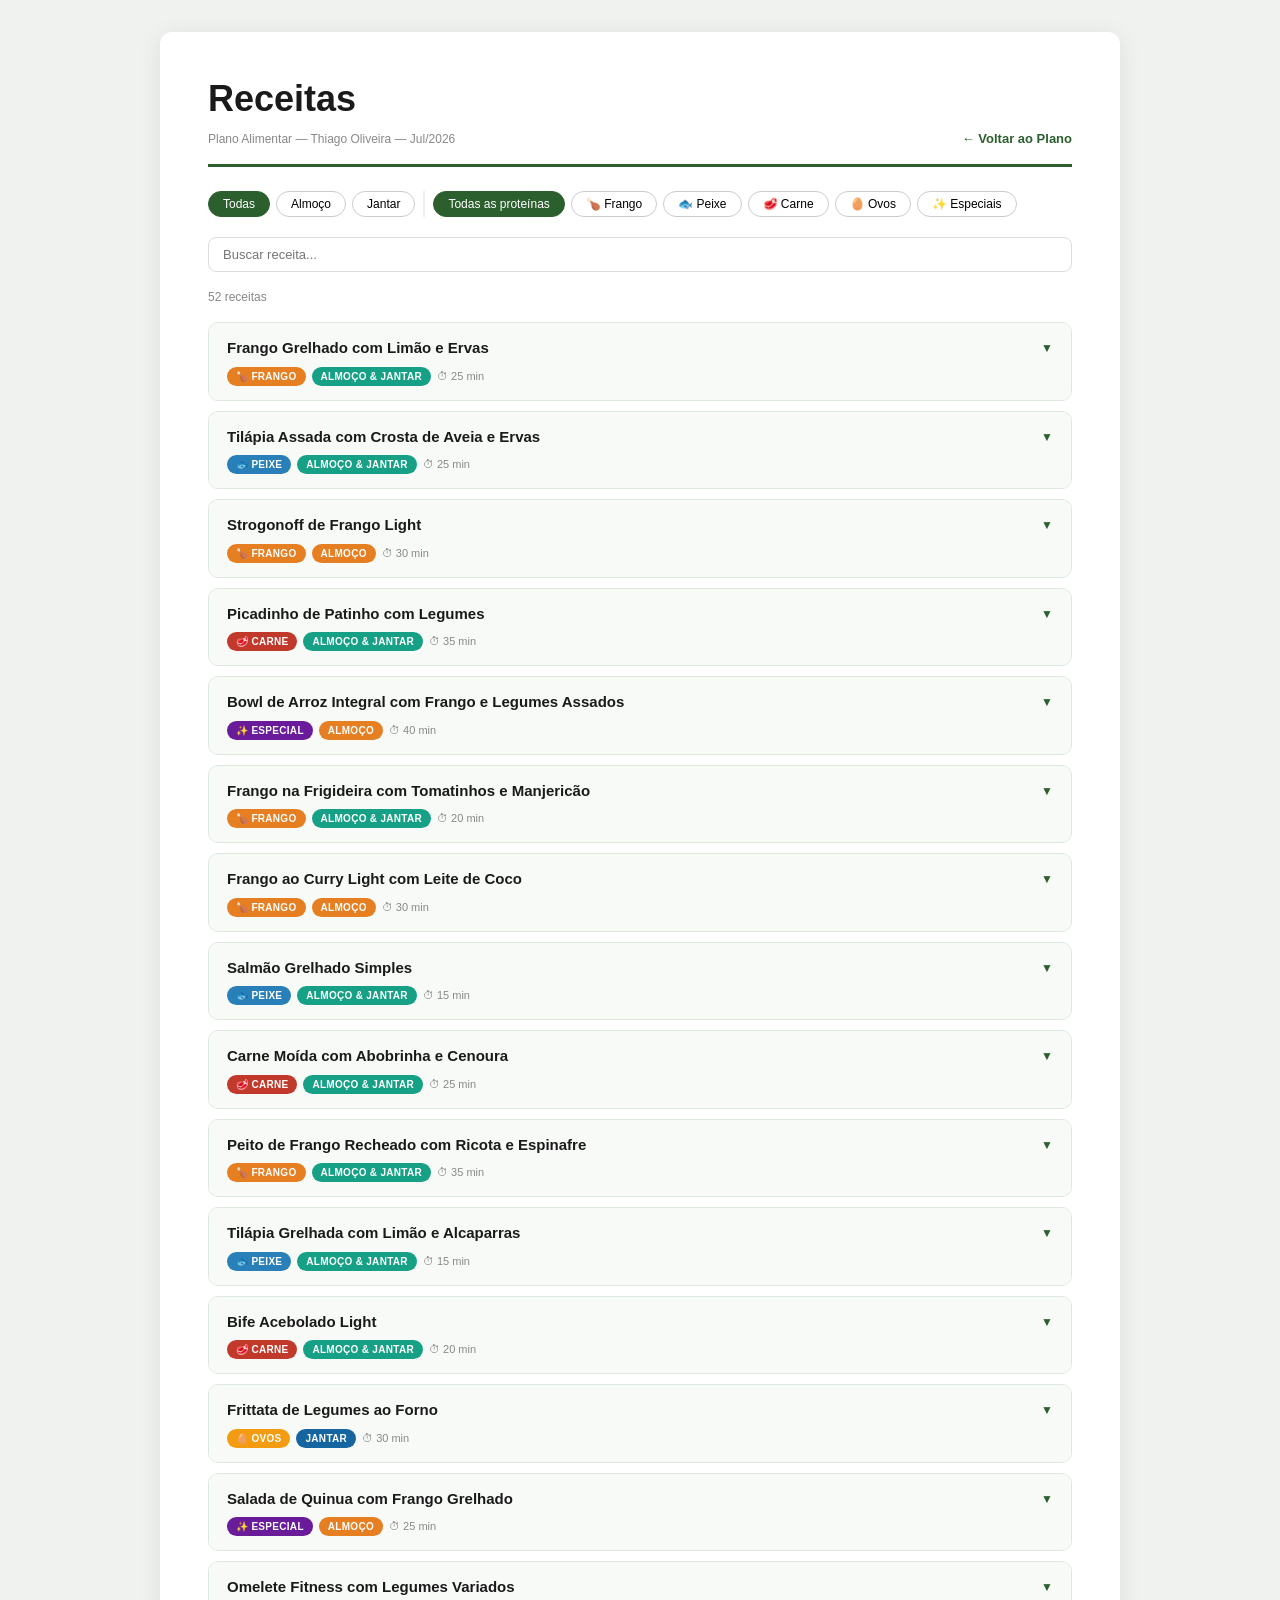
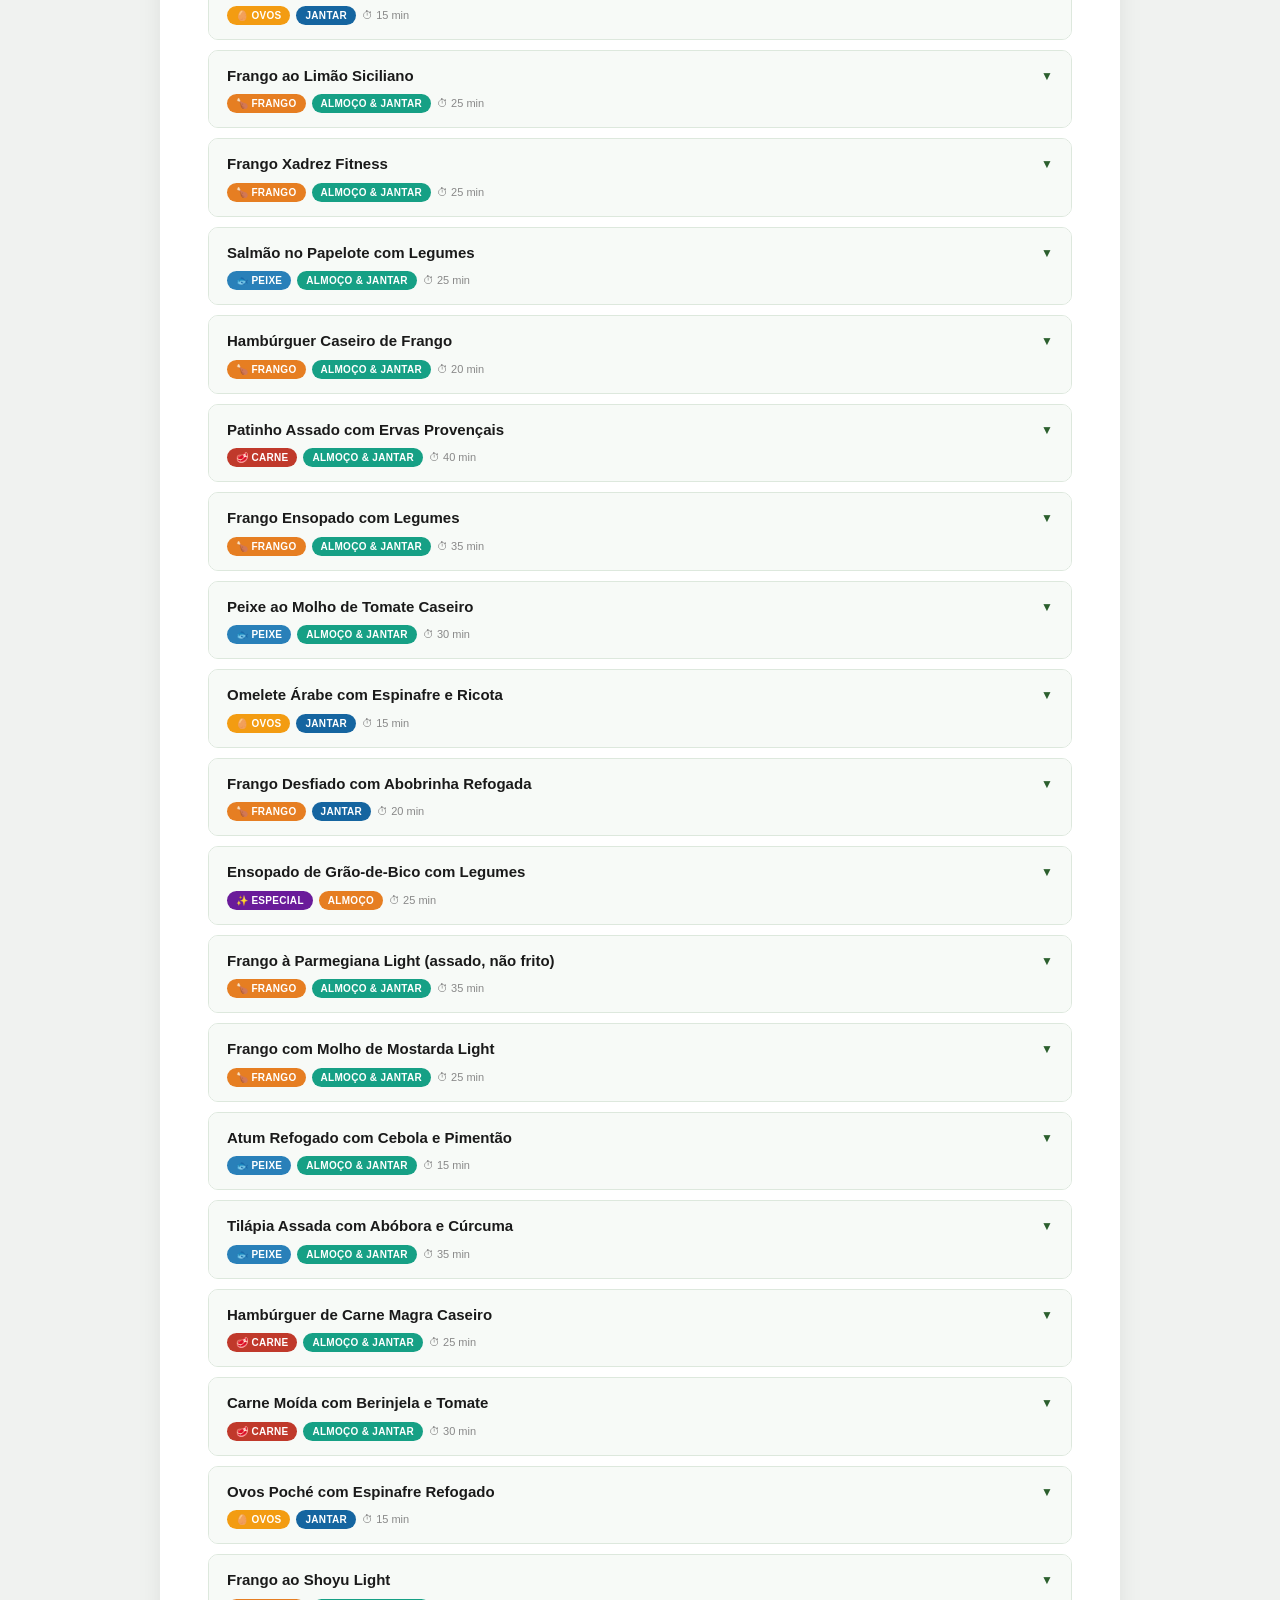
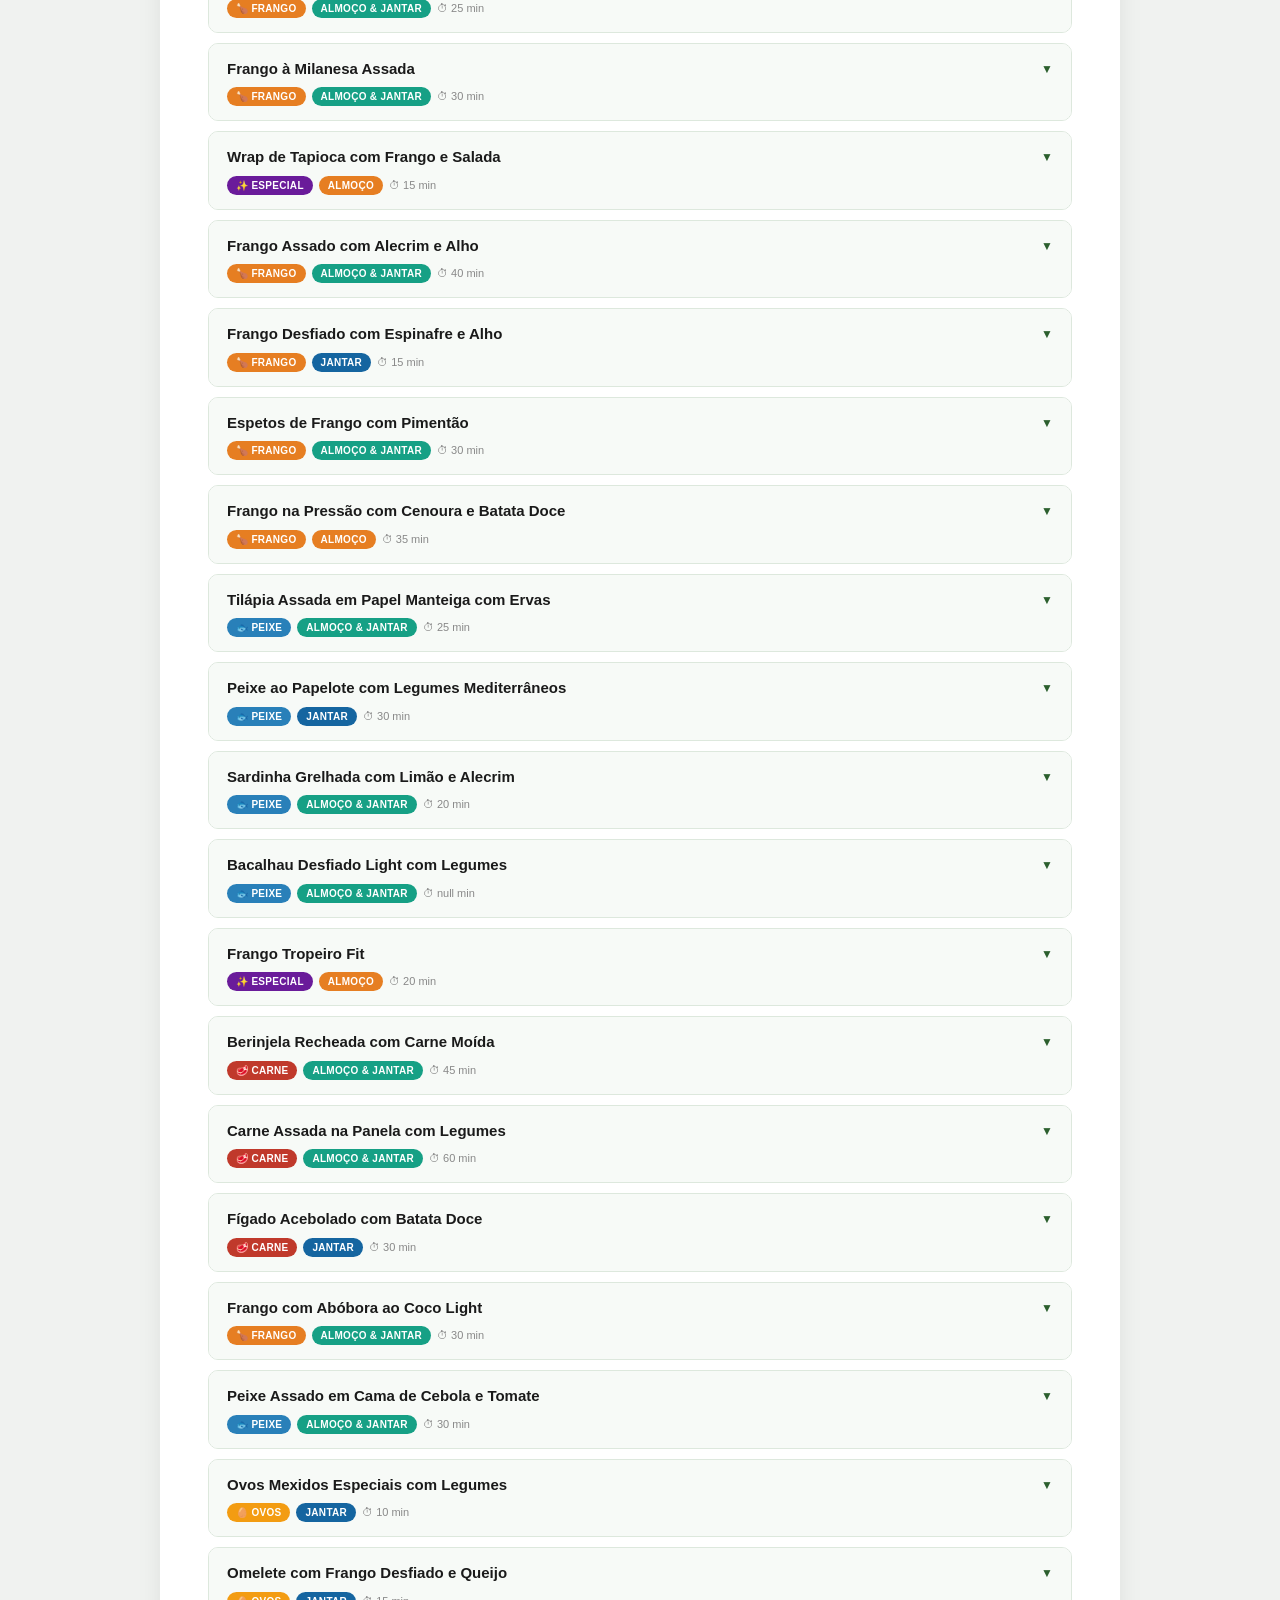
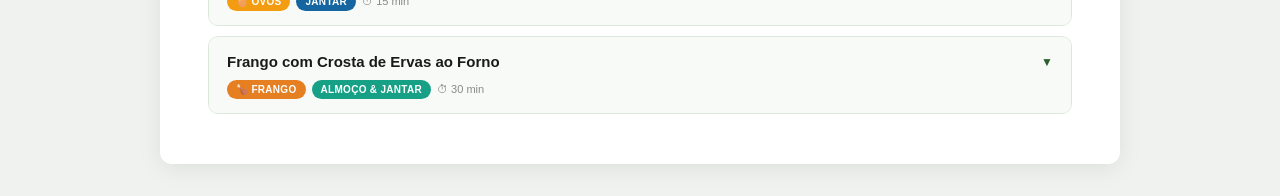
<file: receitas-jul2026.html>
<!DOCTYPE html>
<html lang="pt-BR">
<head>
<meta charset="UTF-8">
<meta name="viewport" content="width=device-width, initial-scale=1.0">
<title>Receitas — Plano Alimentar Thiago Oliveira</title>
<link rel="stylesheet" href="css/shared.css">
<link rel="stylesheet" href="css/receitas.css">
<link rel="stylesheet" href="components/recipe-card/recipe-card.css">
<link rel="stylesheet" href="components/recipe-catalog/recipe-catalog.css">
</head>
<body>
<div class="page">

  <div class="header">
    <div>
      <h1>Receitas</h1>
      <p class="header-subtitle">Plano Alimentar — Thiago Oliveira — Jul/2026</p>
    </div>
    <a href="index.html" class="back">← Voltar ao Plano</a>
  </div>

  <recipe-catalog></recipe-catalog>

</div>

<script src="data/recipes-jul2026.js"></script>
<script src="components/recipe-card/recipe-card.js"></script>
<script src="components/recipe-catalog/recipe-catalog.js"></script>
</body>
</html>
</file>
<file: css/shared.css>
* { margin: 0; padding: 0; box-sizing: border-box; }

body {
    font-family: 'Segoe UI', Arial, sans-serif;
    background: #f0f2f0;
    color: #333;
    line-height: 1.5;
}

.page {
    max-width: 960px;
    margin: 32px auto;
    background: #fff;
    border-radius: 12px;
    box-shadow: 0 4px 24px rgba(0, 0, 0, 0.08);
}

.header {
    display: flex;
    justify-content: space-between;
    align-items: flex-end;
    border-bottom: 3px solid #2c5f2e;
}

.header h1 {
    font-weight: 800;
    color: #1a1a1a;
}
</file>
<file: css/index.css>
.page {
    padding: 48px;
}

.header {
    padding-bottom: 20px;
    margin-bottom: 28px;
}

.header h1 {
    font-size: 42px;
    letter-spacing: -1px;
}

.header .sub {
    font-size: 12px;
    color: #888;
    text-transform: uppercase;
    letter-spacing: 1.5px;
    margin-top: 4px;
}

.header-right {
    text-align: right;
    font-size: 13px;
    color: #555;
    line-height: 1.8;
}

.header-right strong {
    color: #222;
    font-size: 15px;
}

.footer {
    margin-top: 40px;
    padding-top: 16px;
    border-top: 2px solid #e8e8e8;
    display: flex;
    justify-content: space-between;
    align-items: center;
    font-size: 12px;
    color: #888;
}

.footer strong { color: #222; }
.footer em { color: #aaa; }
.footer-note { text-align: right; }

.color-bar {
    display: flex;
    height: 6px;
    border-radius: 3px;
    overflow: hidden;
    margin-top: 14px;
}

.color-bar span { flex: 1; }
.color-bar span:nth-child(1) { background: #2c5f2e; }
.color-bar span:nth-child(2) { background: #c0392b; }
.color-bar span:nth-child(3) { background: #2980b9; }
.color-bar span:nth-child(4) { background: #e67e22; }
.color-bar span:nth-child(5) { background: #8e44ad; }
.color-bar span:nth-child(6) { background: #16a085; }
.color-bar span:nth-child(7) { background: #7f8c8d; }

@media print {
    body { background: white; }
    .page {
        margin: 0;
        border-radius: 0;
        box-shadow: none;
        padding: 28px;
    }
}

@media (max-width: 640px) {
    .page { padding: 20px; }
}
</file>
<file: components/meal-section/meal-section.css>
.sec-title {
    background: #2c5f2e;
    color: #fff;
    padding: 10px 18px;
    font-size: 13px;
    font-weight: 700;
    text-transform: uppercase;
    letter-spacing: 0.6px;
    border-radius: 8px 8px 0 0;
    margin-top: 16px;
    display: flex;
    justify-content: space-between;
    align-items: center;
}

.sec-title.laranja { background: #e67e22; }
.sec-title.azul { background: #1565a0; }
.sec-title.escuro { background: #1a3f1c; }

.sec-title .timing {
    font-size: 11px;
    font-weight: 400;
    opacity: 0.85;
    background: rgba(255, 255, 255, 0.15);
    padding: 2px 10px;
    border-radius: 12px;
}

.sec-title .sec-right {
    display: flex;
    align-items: center;
    gap: 8px;
    margin-left: auto;
}

.sec-title .recipes-link {
    font-size: 11px;
    font-weight: 600;
    color: #fff;
    text-decoration: none;
    background: rgba(255, 255, 255, 0.2);
    padding: 2px 10px;
    border-radius: 12px;
    text-transform: none;
    letter-spacing: 0;
}

.sec-title .recipes-link:hover { background: rgba(255, 255, 255, 0.35); }

.meal {
    border: 1px solid #dde8dd;
    border-top: none;
    border-radius: 0 0 8px 8px;
    overflow: hidden;
    margin-bottom: 2px;
}

.meal table { width: 100%; border-collapse: collapse; }
.meal table thead tr { background: #f5faf5; }
.meal table th {
    font-size: 10px;
    text-transform: uppercase;
    color: #999;
    padding: 8px 18px;
    text-align: left;
    font-weight: 600;
    border-bottom: 1px solid #eee;
}
.meal table th.r { text-align: right; }
.meal table td {
    padding: 11px 18px;
    font-size: 13px;
    border-bottom: 1px solid #f4f4f4;
    vertical-align: middle;
}
.meal table td.qty {
    text-align: right;
    color: #555;
    white-space: nowrap;
    font-size: 12px;
}
.meal table td.qty.destaque { color: #c0392b; font-weight: 700; }
.meal table tbody tr:last-child td { border-bottom: none; }
.meal table tbody tr:hover { background: #f9fdf9; }

.hl { color: #c0392b; font-weight: 600; }
.alt { color: #1a6da8; }
.opt {
    color: #999;
    font-style: italic;
    font-size: 11px;
    display: block;
    margin-top: 2px;
}

.badge {
    display: inline-block;
    font-size: 10px;
    font-weight: 700;
    background: rgba(255, 255, 255, 0.25);
    color: #fff;
    padding: 1px 8px;
    border-radius: 10px;
    margin-left: 6px;
    vertical-align: middle;
    text-transform: uppercase;
    letter-spacing: 0.4px;
}

.note {
    font-size: 11px;
    color: #7a6300;
    background: #fffbec;
    border-top: 1px dashed #e8d060;
    padding: 8px 18px;
}
.note.green { color: #2c5f2e; background: #f0f9f0; border-top-color: #a0d0a0; }
.note.orange { color: #7a4000; background: #fff3e0; border-top-color: #e8b060; }
.note.red { color: #7a0000; background: #fff0f0; border-top-color: #e88080; }
</file>
<file: components/meal-planner/meal-planner.css>
.info-bar {
    display: grid;
    grid-template-columns: repeat(3, 1fr);
    gap: 12px;
    margin-bottom: 24px;
}

.info-card {
    background: #f7faf7;
    border: 1px solid #d8e8d8;
    border-radius: 10px;
    padding: 14px 16px;
}

.info-card .lbl {
    font-size: 10px;
    text-transform: uppercase;
    color: #888;
    letter-spacing: 0.8px;
    margin-bottom: 4px;
}

.info-card .val {
    font-size: 16px;
    font-weight: 700;
    color: #2c5f2e;
}

.info-card .val-sub {
    font-size: 11px;
    color: #666;
    margin-top: 2px;
}

.semana {
    background: #f7faf7;
    border: 1px solid #d0e4d0;
    border-radius: 10px;
    padding: 14px 16px;
    margin-bottom: 20px;
    font-size: 12px;
}

.semana-title {
    font-weight: 700;
    color: #2c5f2e;
    text-transform: uppercase;
    letter-spacing: 0.6px;
    margin-bottom: 10px;
    font-size: 11px;
}

.semana-grid {
    display: grid;
    grid-template-columns: repeat(auto-fit, minmax(100px, 1fr));
    gap: 6px;
}

.semana-dia {
    text-align: center;
    padding: 8px 4px;
    border-radius: 8px;
    cursor: pointer;
    border: 2px solid transparent;
    transition: all 0.15s;
}

.semana-dia:hover { background: #e8f5e9; }
.semana-dia.active { background: #2c5f2e; color: #fff; border-color: #2c5f2e; }
.semana-dia.today:not(.active) { border-color: #2c5f2e; }
.semana-dia .sd-nome { font-weight: 700; font-size: 13px; }
.semana-dia .sd-tipo { font-size: 10px; margin-top: 2px; opacity: 0.8; }
.semana-dia .sd-icon { font-size: 16px; margin-bottom: 2px; }
.semana-dia.active .sd-tipo { opacity: 0.9; }

.day-plan { display: none; }
.day-plan.active { display: block; }

.day-header {
    display: flex;
    align-items: center;
    gap: 14px;
    padding: 16px 20px;
    border-radius: 10px;
    margin-bottom: 16px;
}

.day-header .dh-icon { font-size: 32px; }
.day-header .dh-title { font-size: 22px; font-weight: 800; color: #fff; }
.day-header .dh-sub { font-size: 12px; color: rgba(255, 255, 255, 0.85); margin-top: 2px; }

.bg-duplo { background: linear-gradient(135deg, #1a3f1c, #c0392b); }
.bg-academia { background: linear-gradient(135deg, #2c5f2e, #1a7a1c); }
.bg-futebol { background: linear-gradient(135deg, #e67e22, #c0392b); }
.bg-cardio { background: linear-gradient(135deg, #2980b9, #16a085); }
.bg-descanso { background: linear-gradient(135deg, #7f8c8d, #95a5a6); }

.timeline {
    background: #f7faf7;
    border: 1px solid #d0e4d0;
    border-radius: 10px;
    padding: 14px 18px;
    margin-bottom: 16px;
    font-size: 11px;
}

.timeline-title {
    font-weight: 700;
    color: #2c5f2e;
    text-transform: uppercase;
    letter-spacing: 0.5px;
    margin-bottom: 10px;
    font-size: 10px;
}

.timeline-row {
    display: flex;
    align-items: stretch;
    flex-wrap: wrap;
    gap: 0;
}

.tl-item {
    flex: 1;
    min-width: 80px;
    text-align: center;
    padding: 8px 4px;
}

.tl-item .tl-hora { font-weight: 700; color: #2c5f2e; font-size: 12px; }
.tl-item .tl-label { font-size: 10px; color: #555; margin-top: 2px; line-height: 1.3; }
.tl-item.destaque { background: #fff3e0; border-radius: 8px; }
.tl-item.destaque .tl-hora { color: #e67e22; }
.tl-item.jogo { background: #fce4ec; border-radius: 8px; }
.tl-item.jogo .tl-hora { color: #c0392b; }
.tl-sep { display: flex; align-items: center; color: #ccc; font-size: 16px; padding: 0 2px; }
.timeline-warn {
    margin-top: 10px;
    padding-top: 8px;
    border-top: 1px dashed #cde0cd;
    font-size: 11px;
    color: #888;
}

@media print {
    meal-planner .semana-grid { display: none; }
    meal-planner .day-plan { display: block !important; }
}

@media (max-width: 640px) {
    meal-planner .info-bar { grid-template-columns: repeat(2, 1fr); }
}
</file>
<file: components/collapsible-panel/collapsible-panel.css>
collapsible-panel.obs {
    display: block;
    margin-top: 28px;
    background: #f4f9f4;
    border: 1px solid #cfe0cf;
    border-radius: 10px;
    padding: 22px 26px;
}

collapsible-panel.obs h3 {
    font-size: 13px;
    font-weight: 700;
    text-transform: uppercase;
    color: #2c5f2e;
    letter-spacing: 0.6px;
    margin-bottom: 0;
}

collapsible-panel.obs ul { list-style: none; }
collapsible-panel.obs ul li {
    font-size: 13px;
    padding: 5px 0 5px 22px;
    position: relative;
    color: #444;
}

collapsible-panel.obs ul li::before {
    content: "✓";
    color: #2c5f2e;
    font-weight: 700;
    position: absolute;
    left: 0;
}

collapsible-panel.subs {
    display: block;
    margin-top: 36px;
}

collapsible-panel.subs .coll-hd {
    border-bottom: 3px solid #2c5f2e;
    padding-bottom: 10px;
    margin-bottom: 0;
}

collapsible-panel.subs h2 {
    margin: 0;
    border: none;
    padding: 0;
    font-size: 20px;
    font-weight: 800;
    color: #1a1a1a;
}

collapsible-panel.subs .coll-icon { font-size: 16px; }
collapsible-panel.subs .coll-body { padding-top: 20px; }

.coll-hd {
    cursor: pointer;
    display: flex;
    justify-content: space-between;
    align-items: center;
    user-select: none;
    border-radius: 8px;
    padding: 4px 6px;
    margin: -4px -6px;
}

.coll-hd:hover { background: rgba(44, 95, 46, 0.06); }

.coll-icon {
    font-size: 13px;
    color: #2c5f2e;
    transition: transform 0.2s;
    flex-shrink: 0;
    margin-left: 10px;
}

.collapsible-section.collapsed .coll-body { display: none; }
.collapsible-section.collapsed .coll-icon { transform: rotate(-90deg); }

.avoid-grid,
.supp-grid,
.tea-grid {
    display: grid;
    grid-template-columns: repeat(auto-fill, minmax(220px, 1fr));
    gap: 12px;
}

.avoid-card {
    background: #fff5f5;
    border: 1px solid #f0c8c8;
    border-radius: 10px;
    padding: 14px 16px;
}

.avoid-card-title {
    font-size: 11px;
    font-weight: 800;
    color: #c0392b;
    text-transform: uppercase;
    letter-spacing: 0.6px;
    margin-bottom: 7px;
}

.avoid-card p {
    font-size: 13px;
    color: #555;
    line-height: 1.5;
}

.supp-card,
.tea-card {
    background: #f7faf7;
    border: 1px solid #d8e8d8;
    border-radius: 10px;
    padding: 16px;
}

.supp-name,
.tea-name {
    font-size: 14px;
    font-weight: 800;
    color: #1a1a1a;
    margin-bottom: 4px;
}

.supp-dose {
    font-size: 13px;
    color: #e67e22;
    font-weight: 600;
    margin-bottom: 8px;
}

.supp-note,
.tea-body {
    font-size: 12px;
    color: #555;
    line-height: 1.5;
}

.tea-name { color: #6c3483; margin-bottom: 8px; }

.tea-label {
    font-size: 10px;
    font-weight: 700;
    text-transform: uppercase;
    letter-spacing: 0.5px;
    color: #888;
    margin: 8px 0 4px;
}

.tea-obs {
    font-size: 11.5px;
    color: #c0392b;
    margin-top: 8px;
    line-height: 1.4;
}

@media (max-width: 640px) {
    .avoid-grid,
    .supp-grid,
    .tea-grid { grid-template-columns: 1fr; }
}
</file>
<file: components/substitution-grid/substitution-grid.css>
.sub-grid {
    display: grid;
    grid-template-columns: repeat(3, 1fr);
    gap: 16px;
}

.sub-card {
    border: 1px solid #e0e0e0;
    border-radius: 10px;
    overflow: hidden;
}

.sub-head {
    padding: 10px 14px;
    font-weight: 700;
    font-size: 11px;
    text-transform: uppercase;
    letter-spacing: 0.6px;
    color: #fff;
}

.sub-head.g1 { background: #2c5f2e; }
.sub-head.g2 { background: #16a085; }
.sub-head.g3 { background: #e67e22; }
.sub-head.g4 { background: #c0392b; }
.sub-head.g5 { background: #8e44ad; }
.sub-head.g6 { background: #2980b9; }
.sub-head.g7 { background: #7f8c8d; }
.sub-head.g8 { background: #d35400; }

.sub-card table { width: 100%; border-collapse: collapse; }
.sub-card table tr:nth-child(even) { background: #fafafa; }
.sub-card table td {
    padding: 6px 12px;
    font-size: 11.5px;
    border-bottom: 1px solid #f2f2f2;
}
.sub-card table td:last-child { text-align: right; color: #666; }
.sub-card table td.sect {
    background: #f0f0f0;
    font-weight: 700;
    font-size: 10px;
    text-transform: uppercase;
    color: #555;
    letter-spacing: 0.5px;
}

.sub-intro {
    font-size: 10px;
    color: #888;
    font-style: italic;
}

@media (max-width: 640px) {
    .sub-grid { grid-template-columns: 1fr; }
}
</file>
<file: css/receitas.css>
.page {
    padding: 40px 48px;
}

.header {
    padding-bottom: 16px;
    margin-bottom: 24px;
}

.header h1 {
    font-size: 36px;
}

.header-subtitle {
    font-size: 12px;
    color: #888;
    margin-top: 4px;
}

.header .back {
    font-size: 13px;
    color: #2c5f2e;
    text-decoration: none;
    font-weight: 600;
}

.header .back:hover {
    text-decoration: underline;
}

@media (max-width: 640px) {
    .page { padding: 20px; }
}
</file>
<file: components/recipe-card/recipe-card.css>
.rcard {
    border: 1px solid #dde8dd;
    border-radius: 10px;
    margin-bottom: 10px;
    overflow: hidden;
}

.rhead {
    padding: 14px 18px;
    cursor: pointer;
    background: #f7faf7;
    user-select: none;
}

.rhead:hover { background: #eef5ee; }

.rh-main {
    display: flex;
    justify-content: space-between;
    align-items: center;
}

.rtitle {
    font-size: 15px;
    font-weight: 700;
    color: #1a1a1a;
}

.rchev {
    font-size: 12px;
    color: #2c5f2e;
    transition: transform 0.2s;
    flex-shrink: 0;
    margin-left: 10px;
}

.rcard.open .rchev { transform: rotate(180deg); }

.rbadges {
    display: flex;
    gap: 6px;
    flex-wrap: wrap;
    margin-top: 7px;
    align-items: center;
}

.rbody {
    display: none;
    padding: 18px;
    border-top: 1px solid #e8f0e8;
}

.rcard.open .rbody { display: block; }

.badge {
    display: inline-block;
    font-size: 10px;
    font-weight: 700;
    padding: 2px 9px;
    border-radius: 10px;
    color: #fff;
    text-transform: uppercase;
    letter-spacing: 0.3px;
}

.b-frango { background: #e67e22; }
.b-peixe { background: #2980b9; }
.b-carne { background: #c0392b; }
.b-ovos { background: #f39c12; }
.b-especial { background: #6a1b9a; }
.b-ambos { background: #16a085; }
.b-almoco { background: #e67e22; }
.b-jantar { background: #1565a0; }

.rtime { font-size: 11px; color: #888; }

.rcols {
    display: grid;
    grid-template-columns: 1fr 1fr;
    gap: 20px;
    margin-bottom: 14px;
}

.rcols h4 {
    font-size: 11px;
    text-transform: uppercase;
    color: #2c5f2e;
    letter-spacing: 0.6px;
    margin-bottom: 10px;
    font-weight: 700;
}

.ring ul { list-style: none; }
.ring ul li {
    font-size: 13px;
    padding: 4px 0;
    border-bottom: 1px solid #f4f4f4;
    color: #444;
}
.ring ul li:last-child { border-bottom: none; }
.ring ul li strong { color: #222; }

.rprep ol { padding-left: 18px; }
.rprep ol li { font-size: 13px; padding: 4px 0; color: #444; }

.rserve {
    background: #f0f9f0;
    border-radius: 8px;
    padding: 10px 14px;
    font-size: 12px;
    color: #2c5f2e;
    border-left: 3px solid #2c5f2e;
}

.rnote {
    background: #fffbec;
    border-radius: 8px;
    padding: 8px 14px;
    font-size: 12px;
    color: #7a6300;
    margin-top: 10px;
}

.rcard.hidden { display: none; }

@media (max-width: 640px) {
    .rcols { grid-template-columns: 1fr; }
}
</file>
<file: components/recipe-catalog/recipe-catalog.css>
recipe-catalog .filters {
    display: flex;
    flex-wrap: wrap;
    gap: 8px;
    margin-bottom: 20px;
}

recipe-catalog .filter-group {
    display: flex;
    gap: 6px;
    flex-wrap: wrap;
}

recipe-catalog .filter-group + .filter-group {
    border-left: 2px solid #eee;
    padding-left: 8px;
}

recipe-catalog button.fb {
    border: 1px solid #ccc;
    background: #fff;
    border-radius: 20px;
    padding: 5px 14px;
    font-size: 12px;
    cursor: pointer;
    transition: all 0.15s;
}

recipe-catalog button.fb:hover {
    border-color: #2c5f2e;
    color: #2c5f2e;
}

recipe-catalog button.fb.active {
    background: #2c5f2e;
    color: #fff;
    border-color: #2c5f2e;
}

recipe-catalog button.fb.active.cat-jantar {
    background: #1565a0;
    border-color: #1565a0;
}

recipe-catalog button.fb.active.cat-almoco {
    background: #e67e22;
    border-color: #e67e22;
}

recipe-catalog .search-bar { margin-bottom: 16px; }

recipe-catalog .search-bar input {
    width: 100%;
    padding: 9px 14px;
    border: 1px solid #ddd;
    border-radius: 8px;
    font-size: 13px;
}

recipe-catalog .search-bar input:focus {
    outline: none;
    border-color: #2c5f2e;
}

recipe-catalog .count {
    font-size: 12px;
    color: #888;
    margin-bottom: 16px;
}
</file>
